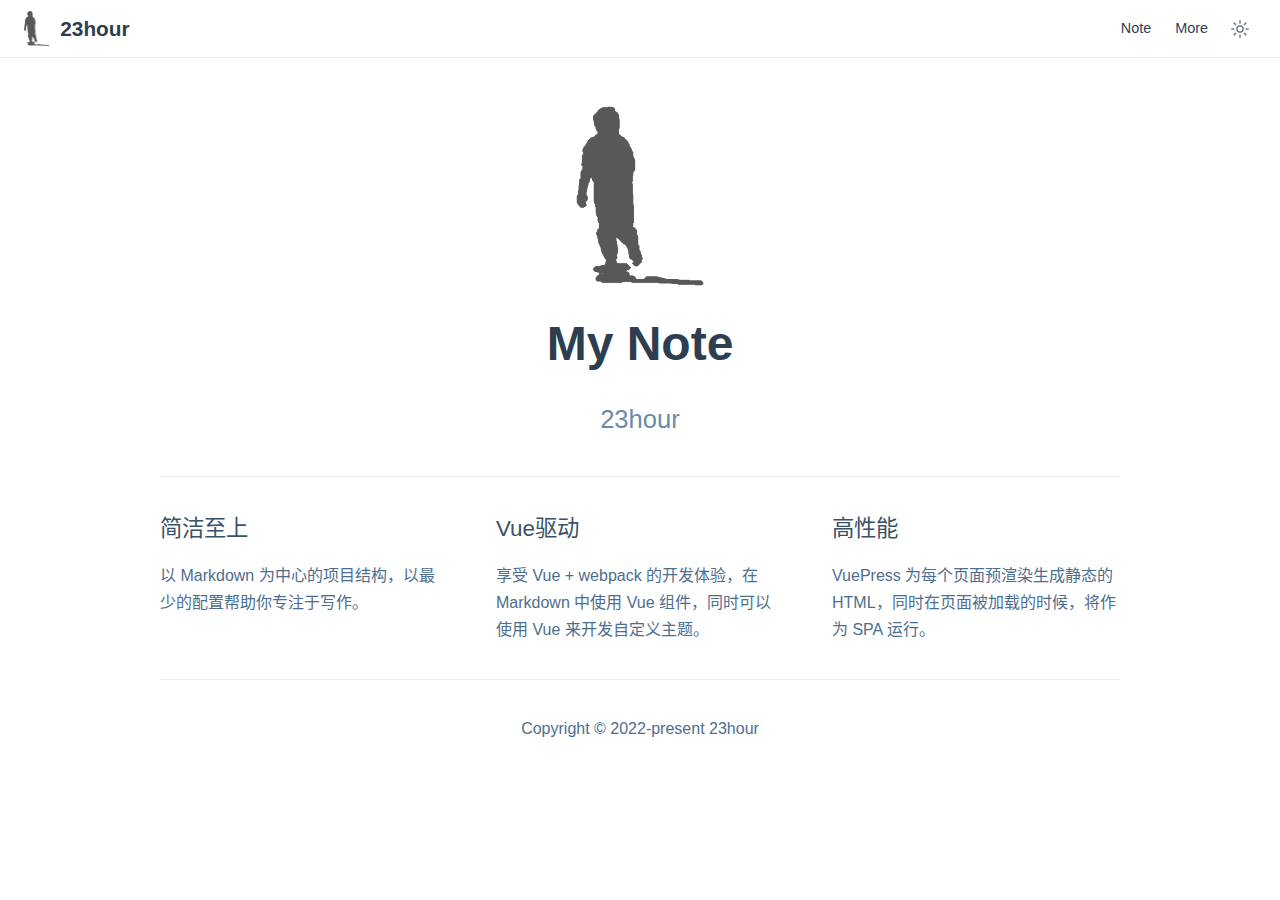
<file: index.html>
<!DOCTYPE html>
<html lang="zh-CN">
  <head>
    <meta charset="utf-8">
    <meta name="viewport" content="width=device-width,initial-scale=1">
    <meta name="generator" content="VuePress 2.0.0-beta.48">
    <style>
      :root {
        --c-bg: #fff;
      }
      html.dark {
        --c-bg: #22272e;
      }
      html, body {
        background-color: var(--c-bg);
      }
    </style>
    <script>
      const userMode = localStorage.getItem('vuepress-color-scheme');
			const systemDarkMode = window.matchMedia && window.matchMedia('(prefers-color-scheme: dark)').matches;
			if (userMode === 'dark' || (userMode !== 'light' && systemDarkMode)) {
				document.documentElement.classList.toggle('dark', true);
			}
    </script>
    <link rel="icon" href="/images/hero.png"><title>23hour</title><meta name="description" content="My Note">
    <link rel="modulepreload" href="/assets/app.2e625de2.js"><link rel="modulepreload" href="/assets/index.html.cc511a83.js"><link rel="modulepreload" href="/assets/index.html.f4e4fa00.js"><link rel="prefetch" href="/assets/index.html.6c546f4c.js"><link rel="prefetch" href="/assets/index.html.5dba9752.js"><link rel="prefetch" href="/assets/index.html.22b7e43e.js"><link rel="prefetch" href="/assets/index.html.475d907c.js"><link rel="prefetch" href="/assets/index.html.bc40b849.js"><link rel="prefetch" href="/assets/404.html.265028f6.js"><link rel="prefetch" href="/assets/index.html.bb8a1583.js"><link rel="prefetch" href="/assets/index.html.32c07dc5.js"><link rel="prefetch" href="/assets/index.html.465078aa.js"><link rel="prefetch" href="/assets/index.html.65c467ed.js"><link rel="prefetch" href="/assets/index.html.a05e3e2f.js"><link rel="prefetch" href="/assets/404.html.d2e2e36d.js"><link rel="prefetch" href="/assets/404.9b97bb61.js"><link rel="prefetch" href="/assets/Layout.1d95e8a6.js">
    <link rel="stylesheet" href="/assets/style.36c5c483.css">
  </head>
  <body>
    <div id="app"><!--[--><div class="theme-container no-sidebar"><!--[--><header class="navbar"><div class="toggle-sidebar-button" title="toggle sidebar" aria-expanded="false" role="button" tabindex="0"><div class="icon" aria-hidden="true"><span></span><span></span><span></span></div></div><span><a aria-current="page" href="/" class="router-link-active router-link-exact-active"><img class="logo" src="/images/hero.png" alt="23hour"><span class="site-name can-hide">23hour</span></a></span><div class="navbar-items-wrapper" style=""><!--[--><!--]--><nav class="navbar-items can-hide"><!--[--><div class="navbar-item"><a href="/note/" class="" aria-label="Note"><!--[--><!--]--> Note <!--[--><!--]--></a></div><div class="navbar-item"><a href="/more/" class="" aria-label="More"><!--[--><!--]--> More <!--[--><!--]--></a></div><!--]--></nav><!--[--><!--]--><button class="toggle-color-mode-button" title="toggle color mode"><svg style="" class="icon" focusable="false" viewBox="0 0 32 32"><path d="M16 12.005a4 4 0 1 1-4 4a4.005 4.005 0 0 1 4-4m0-2a6 6 0 1 0 6 6a6 6 0 0 0-6-6z" fill="currentColor"></path><path d="M5.394 6.813l1.414-1.415l3.506 3.506L8.9 10.318z" fill="currentColor"></path><path d="M2 15.005h5v2H2z" fill="currentColor"></path><path d="M5.394 25.197L8.9 21.691l1.414 1.415l-3.506 3.505z" fill="currentColor"></path><path d="M15 25.005h2v5h-2z" fill="currentColor"></path><path d="M21.687 23.106l1.414-1.415l3.506 3.506l-1.414 1.414z" fill="currentColor"></path><path d="M25 15.005h5v2h-5z" fill="currentColor"></path><path d="M21.687 8.904l3.506-3.506l1.414 1.415l-3.506 3.505z" fill="currentColor"></path><path d="M15 2.005h2v5h-2z" fill="currentColor"></path></svg><svg style="display:none;" class="icon" focusable="false" viewBox="0 0 32 32"><path d="M13.502 5.414a15.075 15.075 0 0 0 11.594 18.194a11.113 11.113 0 0 1-7.975 3.39c-.138 0-.278.005-.418 0a11.094 11.094 0 0 1-3.2-21.584M14.98 3a1.002 1.002 0 0 0-.175.016a13.096 13.096 0 0 0 1.825 25.981c.164.006.328 0 .49 0a13.072 13.072 0 0 0 10.703-5.555a1.01 1.01 0 0 0-.783-1.565A13.08 13.08 0 0 1 15.89 4.38A1.015 1.015 0 0 0 14.98 3z" fill="currentColor"></path></svg></button><!----></div></header><!--]--><div class="sidebar-mask"></div><!--[--><aside class="sidebar"><nav class="navbar-items"><!--[--><div class="navbar-item"><a href="/note/" class="" aria-label="Note"><!--[--><!--]--> Note <!--[--><!--]--></a></div><div class="navbar-item"><a href="/more/" class="" aria-label="More"><!--[--><!--]--> More <!--[--><!--]--></a></div><!--]--></nav><!--[--><!--]--><!----><!--[--><!--]--></aside><!--]--><!--[--><main class="home"><header class="hero"><img src="/images/hero.png" alt="My Note"><h1 id="main-title">My Note</h1><p class="description">23hour</p><!----></header><div class="features"><!--[--><div class="feature"><h2>简洁至上</h2><p>以 Markdown 为中心的项目结构，以最少的配置帮助你专注于写作。</p></div><div class="feature"><h2>Vue驱动</h2><p>享受 Vue + webpack 的开发体验，在 Markdown 中使用 Vue 组件，同时可以使用 Vue 来开发自定义主题。</p></div><div class="feature"><h2>高性能</h2><p>VuePress 为每个页面预渲染生成静态的 HTML，同时在页面被加载的时候，将作为 SPA 运行。</p></div><!--]--></div><div class="theme-default-content"><div></div></div><!--[--><div class="footer">Copyright © 2022-present 23hour</div><!--]--></main><!--]--></div><!----><!--]--></div>
    <script type="module" src="/assets/app.2e625de2.js" defer></script>
  </body>
</html>
</file>
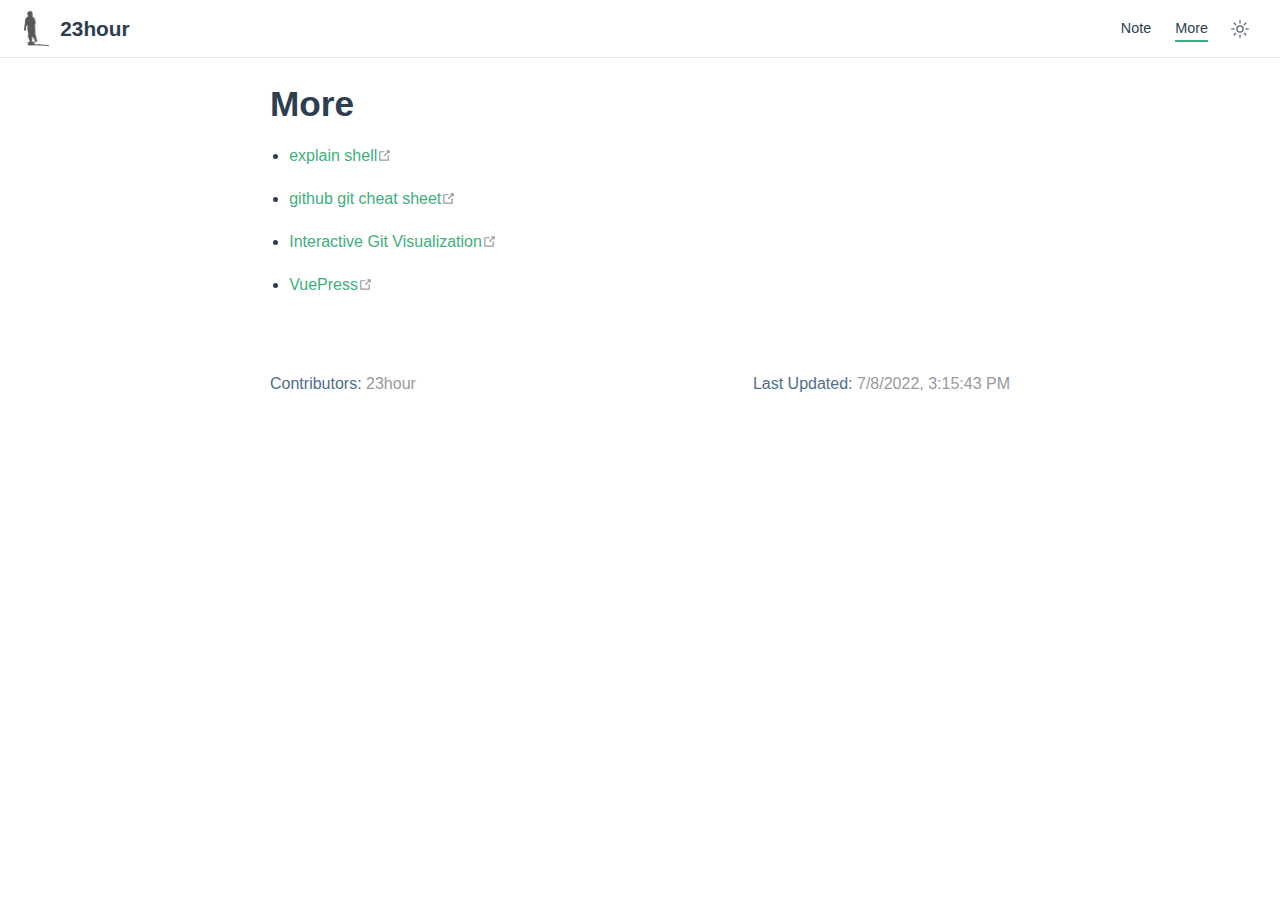
<file: more/index.html>
<!DOCTYPE html>
<html lang="zh-CN">
  <head>
    <meta charset="utf-8">
    <meta name="viewport" content="width=device-width,initial-scale=1">
    <meta name="generator" content="VuePress 2.0.0-beta.48">
    <style>
      :root {
        --c-bg: #fff;
      }
      html.dark {
        --c-bg: #22272e;
      }
      html, body {
        background-color: var(--c-bg);
      }
    </style>
    <script>
      const userMode = localStorage.getItem('vuepress-color-scheme');
			const systemDarkMode = window.matchMedia && window.matchMedia('(prefers-color-scheme: dark)').matches;
			if (userMode === 'dark' || (userMode !== 'light' && systemDarkMode)) {
				document.documentElement.classList.toggle('dark', true);
			}
    </script>
    <link rel="icon" href="/images/hero.png"><title>More | 23hour</title><meta name="description" content="My Note">
    <link rel="modulepreload" href="/assets/app.2e625de2.js"><link rel="modulepreload" href="/assets/index.html.32c07dc5.js"><link rel="modulepreload" href="/assets/index.html.5dba9752.js"><link rel="prefetch" href="/assets/index.html.f4e4fa00.js"><link rel="prefetch" href="/assets/index.html.6c546f4c.js"><link rel="prefetch" href="/assets/index.html.22b7e43e.js"><link rel="prefetch" href="/assets/index.html.475d907c.js"><link rel="prefetch" href="/assets/index.html.bc40b849.js"><link rel="prefetch" href="/assets/404.html.265028f6.js"><link rel="prefetch" href="/assets/index.html.cc511a83.js"><link rel="prefetch" href="/assets/index.html.bb8a1583.js"><link rel="prefetch" href="/assets/index.html.465078aa.js"><link rel="prefetch" href="/assets/index.html.65c467ed.js"><link rel="prefetch" href="/assets/index.html.a05e3e2f.js"><link rel="prefetch" href="/assets/404.html.d2e2e36d.js"><link rel="prefetch" href="/assets/404.9b97bb61.js"><link rel="prefetch" href="/assets/Layout.1d95e8a6.js">
    <link rel="stylesheet" href="/assets/style.36c5c483.css">
  </head>
  <body>
    <div id="app"><!--[--><div class="theme-container no-sidebar"><!--[--><header class="navbar"><div class="toggle-sidebar-button" title="toggle sidebar" aria-expanded="false" role="button" tabindex="0"><div class="icon" aria-hidden="true"><span></span><span></span><span></span></div></div><span><a href="/" class=""><img class="logo" src="/images/hero.png" alt="23hour"><span class="site-name can-hide">23hour</span></a></span><div class="navbar-items-wrapper" style=""><!--[--><!--]--><nav class="navbar-items can-hide"><!--[--><div class="navbar-item"><a href="/note/" class="" aria-label="Note"><!--[--><!--]--> Note <!--[--><!--]--></a></div><div class="navbar-item"><a aria-current="page" href="/more/" class="router-link-active router-link-exact-active router-link-active" aria-label="More"><!--[--><!--]--> More <!--[--><!--]--></a></div><!--]--></nav><!--[--><!--]--><button class="toggle-color-mode-button" title="toggle color mode"><svg style="" class="icon" focusable="false" viewBox="0 0 32 32"><path d="M16 12.005a4 4 0 1 1-4 4a4.005 4.005 0 0 1 4-4m0-2a6 6 0 1 0 6 6a6 6 0 0 0-6-6z" fill="currentColor"></path><path d="M5.394 6.813l1.414-1.415l3.506 3.506L8.9 10.318z" fill="currentColor"></path><path d="M2 15.005h5v2H2z" fill="currentColor"></path><path d="M5.394 25.197L8.9 21.691l1.414 1.415l-3.506 3.505z" fill="currentColor"></path><path d="M15 25.005h2v5h-2z" fill="currentColor"></path><path d="M21.687 23.106l1.414-1.415l3.506 3.506l-1.414 1.414z" fill="currentColor"></path><path d="M25 15.005h5v2h-5z" fill="currentColor"></path><path d="M21.687 8.904l3.506-3.506l1.414 1.415l-3.506 3.505z" fill="currentColor"></path><path d="M15 2.005h2v5h-2z" fill="currentColor"></path></svg><svg style="display:none;" class="icon" focusable="false" viewBox="0 0 32 32"><path d="M13.502 5.414a15.075 15.075 0 0 0 11.594 18.194a11.113 11.113 0 0 1-7.975 3.39c-.138 0-.278.005-.418 0a11.094 11.094 0 0 1-3.2-21.584M14.98 3a1.002 1.002 0 0 0-.175.016a13.096 13.096 0 0 0 1.825 25.981c.164.006.328 0 .49 0a13.072 13.072 0 0 0 10.703-5.555a1.01 1.01 0 0 0-.783-1.565A13.08 13.08 0 0 1 15.89 4.38A1.015 1.015 0 0 0 14.98 3z" fill="currentColor"></path></svg></button><!----></div></header><!--]--><div class="sidebar-mask"></div><!--[--><aside class="sidebar"><nav class="navbar-items"><!--[--><div class="navbar-item"><a href="/note/" class="" aria-label="Note"><!--[--><!--]--> Note <!--[--><!--]--></a></div><div class="navbar-item"><a aria-current="page" href="/more/" class="router-link-active router-link-exact-active router-link-active" aria-label="More"><!--[--><!--]--> More <!--[--><!--]--></a></div><!--]--></nav><!--[--><!--]--><!----><!--[--><!--]--></aside><!--]--><!--[--><main class="page"><!--[--><!--]--><div class="theme-default-content"><!--[--><!--]--><div><h1 id="more" tabindex="-1"><a class="header-anchor" href="#more" aria-hidden="true">#</a> More</h1><ul><li><p><a href="https://explainshell.com/" target="_blank" rel="noopener noreferrer">explain shell<span><svg class="external-link-icon" xmlns="http://www.w3.org/2000/svg" aria-hidden="true" focusable="false" x="0px" y="0px" viewbox="0 0 100 100" width="15" height="15"><path fill="currentColor" d="M18.8,85.1h56l0,0c2.2,0,4-1.8,4-4v-32h-8v28h-48v-48h28v-8h-32l0,0c-2.2,0-4,1.8-4,4v56C14.8,83.3,16.6,85.1,18.8,85.1z"></path><polygon fill="currentColor" points="45.7,48.7 51.3,54.3 77.2,28.5 77.2,37.2 85.2,37.2 85.2,14.9 62.8,14.9 62.8,22.9 71.5,22.9"></polygon></svg><span class="external-link-icon-sr-only">open in new window</span></span></a></p></li><li><p><a href="https://github.github.com/training-kit/downloads/github-git-cheat-sheet.pdf" target="_blank" rel="noopener noreferrer">github git cheat sheet<span><svg class="external-link-icon" xmlns="http://www.w3.org/2000/svg" aria-hidden="true" focusable="false" x="0px" y="0px" viewbox="0 0 100 100" width="15" height="15"><path fill="currentColor" d="M18.8,85.1h56l0,0c2.2,0,4-1.8,4-4v-32h-8v28h-48v-48h28v-8h-32l0,0c-2.2,0-4,1.8-4,4v56C14.8,83.3,16.6,85.1,18.8,85.1z"></path><polygon fill="currentColor" points="45.7,48.7 51.3,54.3 77.2,28.5 77.2,37.2 85.2,37.2 85.2,14.9 62.8,14.9 62.8,22.9 71.5,22.9"></polygon></svg><span class="external-link-icon-sr-only">open in new window</span></span></a></p></li><li><p><a href="http://www.ndpsoftware.com/git-cheatsheet.html" target="_blank" rel="noopener noreferrer">Interactive Git Visualization<span><svg class="external-link-icon" xmlns="http://www.w3.org/2000/svg" aria-hidden="true" focusable="false" x="0px" y="0px" viewbox="0 0 100 100" width="15" height="15"><path fill="currentColor" d="M18.8,85.1h56l0,0c2.2,0,4-1.8,4-4v-32h-8v28h-48v-48h28v-8h-32l0,0c-2.2,0-4,1.8-4,4v56C14.8,83.3,16.6,85.1,18.8,85.1z"></path><polygon fill="currentColor" points="45.7,48.7 51.3,54.3 77.2,28.5 77.2,37.2 85.2,37.2 85.2,14.9 62.8,14.9 62.8,22.9 71.5,22.9"></polygon></svg><span class="external-link-icon-sr-only">open in new window</span></span></a></p></li><li><p><a href="https://v2.vuepress.vuejs.org/zh/" target="_blank" rel="noopener noreferrer">VuePress<span><svg class="external-link-icon" xmlns="http://www.w3.org/2000/svg" aria-hidden="true" focusable="false" x="0px" y="0px" viewbox="0 0 100 100" width="15" height="15"><path fill="currentColor" d="M18.8,85.1h56l0,0c2.2,0,4-1.8,4-4v-32h-8v28h-48v-48h28v-8h-32l0,0c-2.2,0-4,1.8-4,4v56C14.8,83.3,16.6,85.1,18.8,85.1z"></path><polygon fill="currentColor" points="45.7,48.7 51.3,54.3 77.2,28.5 77.2,37.2 85.2,37.2 85.2,14.9 62.8,14.9 62.8,22.9 71.5,22.9"></polygon></svg><span class="external-link-icon-sr-only">open in new window</span></span></a></p></li></ul></div><!--[--><!--]--></div><footer class="page-meta"><!----><div class="meta-item last-updated"><span class="meta-item-label">Last Updated: </span><!----></div><div class="meta-item contributors"><span class="meta-item-label">Contributors: </span><span class="meta-item-info"><!--[--><!--[--><span class="contributor" title="email: hour_23@qq.com">23hour</span><!----><!--]--><!--]--></span></div></footer><!----><!--[--><!--]--></main><!--]--></div><!----><!--]--></div>
    <script type="module" src="/assets/app.2e625de2.js" defer></script>
  </body>
</html>
</file>
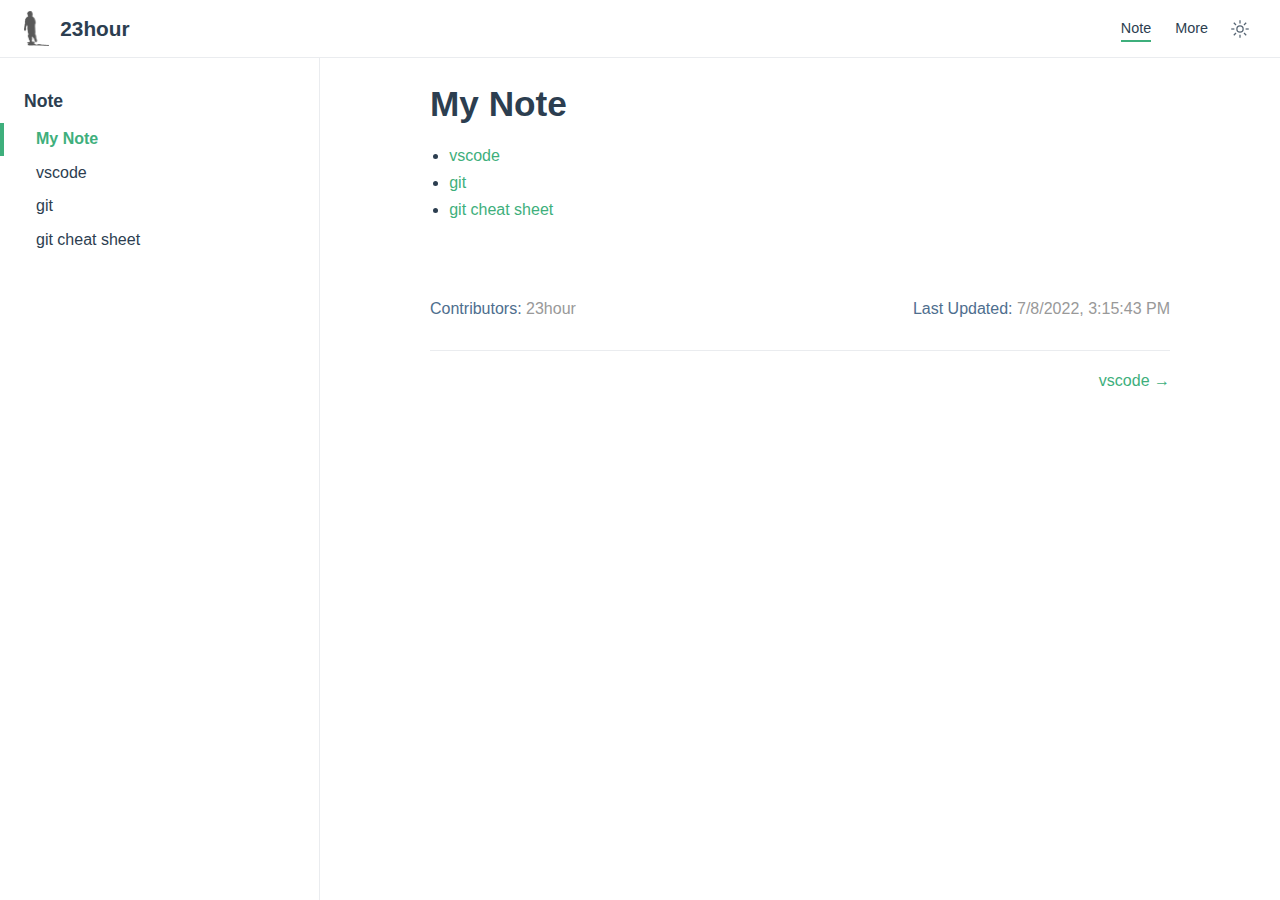
<file: note/index.html>
<!DOCTYPE html>
<html lang="zh-CN">
  <head>
    <meta charset="utf-8">
    <meta name="viewport" content="width=device-width,initial-scale=1">
    <meta name="generator" content="VuePress 2.0.0-beta.48">
    <style>
      :root {
        --c-bg: #fff;
      }
      html.dark {
        --c-bg: #22272e;
      }
      html, body {
        background-color: var(--c-bg);
      }
    </style>
    <script>
      const userMode = localStorage.getItem('vuepress-color-scheme');
			const systemDarkMode = window.matchMedia && window.matchMedia('(prefers-color-scheme: dark)').matches;
			if (userMode === 'dark' || (userMode !== 'light' && systemDarkMode)) {
				document.documentElement.classList.toggle('dark', true);
			}
    </script>
    <link rel="icon" href="/images/hero.png"><title>My Note | 23hour</title><meta name="description" content="My Note">
    <link rel="modulepreload" href="/assets/app.2e625de2.js"><link rel="modulepreload" href="/assets/index.html.bb8a1583.js"><link rel="modulepreload" href="/assets/index.html.6c546f4c.js"><link rel="prefetch" href="/assets/index.html.f4e4fa00.js"><link rel="prefetch" href="/assets/index.html.5dba9752.js"><link rel="prefetch" href="/assets/index.html.22b7e43e.js"><link rel="prefetch" href="/assets/index.html.475d907c.js"><link rel="prefetch" href="/assets/index.html.bc40b849.js"><link rel="prefetch" href="/assets/404.html.265028f6.js"><link rel="prefetch" href="/assets/index.html.cc511a83.js"><link rel="prefetch" href="/assets/index.html.32c07dc5.js"><link rel="prefetch" href="/assets/index.html.465078aa.js"><link rel="prefetch" href="/assets/index.html.65c467ed.js"><link rel="prefetch" href="/assets/index.html.a05e3e2f.js"><link rel="prefetch" href="/assets/404.html.d2e2e36d.js"><link rel="prefetch" href="/assets/404.9b97bb61.js"><link rel="prefetch" href="/assets/Layout.1d95e8a6.js">
    <link rel="stylesheet" href="/assets/style.36c5c483.css">
  </head>
  <body>
    <div id="app"><!--[--><div class="theme-container"><!--[--><header class="navbar"><div class="toggle-sidebar-button" title="toggle sidebar" aria-expanded="false" role="button" tabindex="0"><div class="icon" aria-hidden="true"><span></span><span></span><span></span></div></div><span><a href="/" class=""><img class="logo" src="/images/hero.png" alt="23hour"><span class="site-name can-hide">23hour</span></a></span><div class="navbar-items-wrapper" style=""><!--[--><!--]--><nav class="navbar-items can-hide"><!--[--><div class="navbar-item"><a aria-current="page" href="/note/" class="router-link-active router-link-exact-active router-link-active" aria-label="Note"><!--[--><!--]--> Note <!--[--><!--]--></a></div><div class="navbar-item"><a href="/more/" class="" aria-label="More"><!--[--><!--]--> More <!--[--><!--]--></a></div><!--]--></nav><!--[--><!--]--><button class="toggle-color-mode-button" title="toggle color mode"><svg style="" class="icon" focusable="false" viewBox="0 0 32 32"><path d="M16 12.005a4 4 0 1 1-4 4a4.005 4.005 0 0 1 4-4m0-2a6 6 0 1 0 6 6a6 6 0 0 0-6-6z" fill="currentColor"></path><path d="M5.394 6.813l1.414-1.415l3.506 3.506L8.9 10.318z" fill="currentColor"></path><path d="M2 15.005h5v2H2z" fill="currentColor"></path><path d="M5.394 25.197L8.9 21.691l1.414 1.415l-3.506 3.505z" fill="currentColor"></path><path d="M15 25.005h2v5h-2z" fill="currentColor"></path><path d="M21.687 23.106l1.414-1.415l3.506 3.506l-1.414 1.414z" fill="currentColor"></path><path d="M25 15.005h5v2h-5z" fill="currentColor"></path><path d="M21.687 8.904l3.506-3.506l1.414 1.415l-3.506 3.505z" fill="currentColor"></path><path d="M15 2.005h2v5h-2z" fill="currentColor"></path></svg><svg style="display:none;" class="icon" focusable="false" viewBox="0 0 32 32"><path d="M13.502 5.414a15.075 15.075 0 0 0 11.594 18.194a11.113 11.113 0 0 1-7.975 3.39c-.138 0-.278.005-.418 0a11.094 11.094 0 0 1-3.2-21.584M14.98 3a1.002 1.002 0 0 0-.175.016a13.096 13.096 0 0 0 1.825 25.981c.164.006.328 0 .49 0a13.072 13.072 0 0 0 10.703-5.555a1.01 1.01 0 0 0-.783-1.565A13.08 13.08 0 0 1 15.89 4.38A1.015 1.015 0 0 0 14.98 3z" fill="currentColor"></path></svg></button><!----></div></header><!--]--><div class="sidebar-mask"></div><!--[--><aside class="sidebar"><nav class="navbar-items"><!--[--><div class="navbar-item"><a aria-current="page" href="/note/" class="router-link-active router-link-exact-active router-link-active" aria-label="Note"><!--[--><!--]--> Note <!--[--><!--]--></a></div><div class="navbar-item"><a href="/more/" class="" aria-label="More"><!--[--><!--]--> More <!--[--><!--]--></a></div><!--]--></nav><!--[--><!--]--><ul class="sidebar-items"><!--[--><li><p tabindex="0" class="sidebar-item sidebar-heading active">Note <!----></p><ul style="" class="sidebar-item-children"><!--[--><li><a aria-current="page" href="/note/" class="router-link-active router-link-exact-active router-link-active sidebar-item active" aria-label="My Note"><!--[--><!--]--> My Note <!--[--><!--]--></a><!----></li><li><a href="/note/vscode/" class="sidebar-item" aria-label="vscode"><!--[--><!--]--> vscode <!--[--><!--]--></a><!----></li><li><a href="/note/git/" class="sidebar-item" aria-label="git"><!--[--><!--]--> git <!--[--><!--]--></a><!----></li><li><a href="/note/gitCheatSheet/" class="sidebar-item" aria-label="git cheat sheet"><!--[--><!--]--> git cheat sheet <!--[--><!--]--></a><!----></li><!--]--></ul></li><!--]--></ul><!--[--><!--]--></aside><!--]--><!--[--><main class="page"><!--[--><!--]--><div class="theme-default-content"><!--[--><!--]--><div><h1 id="my-note" tabindex="-1"><a class="header-anchor" href="#my-note" aria-hidden="true">#</a> My Note</h1><ul><li><a href="/note/vscode/" class="">vscode</a></li><li><a href="/note/git/" class="">git</a></li><li><a href="/note/gitCheatSheet/" class="">git cheat sheet</a></li></ul></div><!--[--><!--]--></div><footer class="page-meta"><!----><div class="meta-item last-updated"><span class="meta-item-label">Last Updated: </span><!----></div><div class="meta-item contributors"><span class="meta-item-label">Contributors: </span><span class="meta-item-info"><!--[--><!--[--><span class="contributor" title="email: hour_23@qq.com">23hour</span><!----><!--]--><!--]--></span></div></footer><nav class="page-nav"><p class="inner"><!----><span class="next"><a href="/note/vscode/" class="" aria-label="vscode"><!--[--><!--]--> vscode <!--[--><!--]--></a></span></p></nav><!--[--><!--]--></main><!--]--></div><!----><!--]--></div>
    <script type="module" src="/assets/app.2e625de2.js" defer></script>
  </body>
</html>
</file>
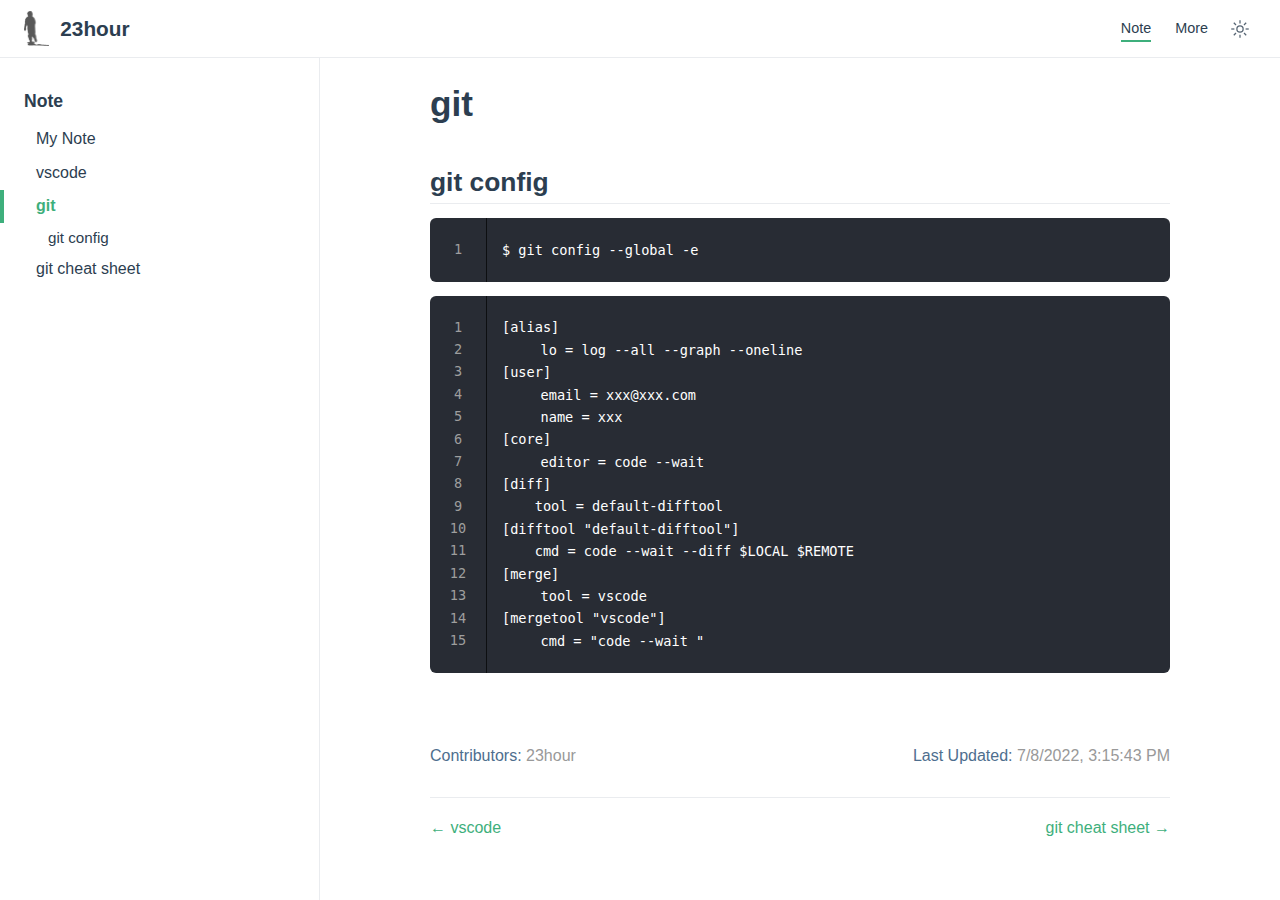
<file: note/git/index.html>
<!DOCTYPE html>
<html lang="zh-CN">
  <head>
    <meta charset="utf-8">
    <meta name="viewport" content="width=device-width,initial-scale=1">
    <meta name="generator" content="VuePress 2.0.0-beta.48">
    <style>
      :root {
        --c-bg: #fff;
      }
      html.dark {
        --c-bg: #22272e;
      }
      html, body {
        background-color: var(--c-bg);
      }
    </style>
    <script>
      const userMode = localStorage.getItem('vuepress-color-scheme');
			const systemDarkMode = window.matchMedia && window.matchMedia('(prefers-color-scheme: dark)').matches;
			if (userMode === 'dark' || (userMode !== 'light' && systemDarkMode)) {
				document.documentElement.classList.toggle('dark', true);
			}
    </script>
    <link rel="icon" href="/images/hero.png"><title>git | 23hour</title><meta name="description" content="My Note">
    <link rel="modulepreload" href="/assets/app.2e625de2.js"><link rel="modulepreload" href="/assets/index.html.465078aa.js"><link rel="modulepreload" href="/assets/index.html.22b7e43e.js"><link rel="prefetch" href="/assets/index.html.f4e4fa00.js"><link rel="prefetch" href="/assets/index.html.6c546f4c.js"><link rel="prefetch" href="/assets/index.html.5dba9752.js"><link rel="prefetch" href="/assets/index.html.475d907c.js"><link rel="prefetch" href="/assets/index.html.bc40b849.js"><link rel="prefetch" href="/assets/404.html.265028f6.js"><link rel="prefetch" href="/assets/index.html.cc511a83.js"><link rel="prefetch" href="/assets/index.html.bb8a1583.js"><link rel="prefetch" href="/assets/index.html.32c07dc5.js"><link rel="prefetch" href="/assets/index.html.65c467ed.js"><link rel="prefetch" href="/assets/index.html.a05e3e2f.js"><link rel="prefetch" href="/assets/404.html.d2e2e36d.js"><link rel="prefetch" href="/assets/404.9b97bb61.js"><link rel="prefetch" href="/assets/Layout.1d95e8a6.js">
    <link rel="stylesheet" href="/assets/style.36c5c483.css">
  </head>
  <body>
    <div id="app"><!--[--><div class="theme-container"><!--[--><header class="navbar"><div class="toggle-sidebar-button" title="toggle sidebar" aria-expanded="false" role="button" tabindex="0"><div class="icon" aria-hidden="true"><span></span><span></span><span></span></div></div><span><a href="/" class=""><img class="logo" src="/images/hero.png" alt="23hour"><span class="site-name can-hide">23hour</span></a></span><div class="navbar-items-wrapper" style=""><!--[--><!--]--><nav class="navbar-items can-hide"><!--[--><div class="navbar-item"><a href="/note/" class="router-link-active" aria-label="Note"><!--[--><!--]--> Note <!--[--><!--]--></a></div><div class="navbar-item"><a href="/more/" class="" aria-label="More"><!--[--><!--]--> More <!--[--><!--]--></a></div><!--]--></nav><!--[--><!--]--><button class="toggle-color-mode-button" title="toggle color mode"><svg style="" class="icon" focusable="false" viewBox="0 0 32 32"><path d="M16 12.005a4 4 0 1 1-4 4a4.005 4.005 0 0 1 4-4m0-2a6 6 0 1 0 6 6a6 6 0 0 0-6-6z" fill="currentColor"></path><path d="M5.394 6.813l1.414-1.415l3.506 3.506L8.9 10.318z" fill="currentColor"></path><path d="M2 15.005h5v2H2z" fill="currentColor"></path><path d="M5.394 25.197L8.9 21.691l1.414 1.415l-3.506 3.505z" fill="currentColor"></path><path d="M15 25.005h2v5h-2z" fill="currentColor"></path><path d="M21.687 23.106l1.414-1.415l3.506 3.506l-1.414 1.414z" fill="currentColor"></path><path d="M25 15.005h5v2h-5z" fill="currentColor"></path><path d="M21.687 8.904l3.506-3.506l1.414 1.415l-3.506 3.505z" fill="currentColor"></path><path d="M15 2.005h2v5h-2z" fill="currentColor"></path></svg><svg style="display:none;" class="icon" focusable="false" viewBox="0 0 32 32"><path d="M13.502 5.414a15.075 15.075 0 0 0 11.594 18.194a11.113 11.113 0 0 1-7.975 3.39c-.138 0-.278.005-.418 0a11.094 11.094 0 0 1-3.2-21.584M14.98 3a1.002 1.002 0 0 0-.175.016a13.096 13.096 0 0 0 1.825 25.981c.164.006.328 0 .49 0a13.072 13.072 0 0 0 10.703-5.555a1.01 1.01 0 0 0-.783-1.565A13.08 13.08 0 0 1 15.89 4.38A1.015 1.015 0 0 0 14.98 3z" fill="currentColor"></path></svg></button><!----></div></header><!--]--><div class="sidebar-mask"></div><!--[--><aside class="sidebar"><nav class="navbar-items"><!--[--><div class="navbar-item"><a href="/note/" class="router-link-active" aria-label="Note"><!--[--><!--]--> Note <!--[--><!--]--></a></div><div class="navbar-item"><a href="/more/" class="" aria-label="More"><!--[--><!--]--> More <!--[--><!--]--></a></div><!--]--></nav><!--[--><!--]--><ul class="sidebar-items"><!--[--><li><p tabindex="0" class="sidebar-item sidebar-heading active">Note <!----></p><ul style="" class="sidebar-item-children"><!--[--><li><a href="/note/" class="router-link-active sidebar-item" aria-label="My Note"><!--[--><!--]--> My Note <!--[--><!--]--></a><!----></li><li><a href="/note/vscode/" class="sidebar-item" aria-label="vscode"><!--[--><!--]--> vscode <!--[--><!--]--></a><!----></li><li><a aria-current="page" href="/note/git/" class="router-link-active router-link-exact-active router-link-active sidebar-item active" aria-label="git"><!--[--><!--]--> git <!--[--><!--]--></a><ul style="" class="sidebar-item-children"><!--[--><li><a aria-current="page" href="/note/git/#git-config" class="router-link-active router-link-exact-active sidebar-item" aria-label="git config"><!--[--><!--]--> git config <!--[--><!--]--></a><!----></li><!--]--></ul></li><li><a href="/note/gitCheatSheet/" class="sidebar-item" aria-label="git cheat sheet"><!--[--><!--]--> git cheat sheet <!--[--><!--]--></a><!----></li><!--]--></ul></li><!--]--></ul><!--[--><!--]--></aside><!--]--><!--[--><main class="page"><!--[--><!--]--><div class="theme-default-content"><!--[--><!--]--><div><h1 id="git" tabindex="-1"><a class="header-anchor" href="#git" aria-hidden="true">#</a> git</h1><h2 id="git-config" tabindex="-1"><a class="header-anchor" href="#git-config" aria-hidden="true">#</a> git config</h2><div class="language-Plain ext-Plain line-numbers-mode"><pre class="language-Plain"><code>$ git config --global -e
</code></pre><div class="line-numbers" aria-hidden="true"><div class="line-number"></div></div></div><div class="language-Plain ext-Plain line-numbers-mode"><pre class="language-Plain"><code>[alias]
	lo = log --all --graph --oneline
[user]
	email = xxx@xxx.com
	name = xxx
[core]
	editor = code --wait
[diff]
    tool = default-difftool
[difftool &quot;default-difftool&quot;]
    cmd = code --wait --diff $LOCAL $REMOTE
[merge]
	tool = vscode
[mergetool &quot;vscode&quot;]
	cmd = &quot;code --wait &quot;
</code></pre><div class="line-numbers" aria-hidden="true"><div class="line-number"></div><div class="line-number"></div><div class="line-number"></div><div class="line-number"></div><div class="line-number"></div><div class="line-number"></div><div class="line-number"></div><div class="line-number"></div><div class="line-number"></div><div class="line-number"></div><div class="line-number"></div><div class="line-number"></div><div class="line-number"></div><div class="line-number"></div><div class="line-number"></div></div></div></div><!--[--><!--]--></div><footer class="page-meta"><!----><div class="meta-item last-updated"><span class="meta-item-label">Last Updated: </span><!----></div><div class="meta-item contributors"><span class="meta-item-label">Contributors: </span><span class="meta-item-info"><!--[--><!--[--><span class="contributor" title="email: hour_23@qq.com">23hour</span><!----><!--]--><!--]--></span></div></footer><nav class="page-nav"><p class="inner"><span class="prev"><a href="/note/vscode/" class="" aria-label="vscode"><!--[--><!--]--> vscode <!--[--><!--]--></a></span><span class="next"><a href="/note/gitCheatSheet/" class="" aria-label="git cheat sheet"><!--[--><!--]--> git cheat sheet <!--[--><!--]--></a></span></p></nav><!--[--><!--]--></main><!--]--></div><!----><!--]--></div>
    <script type="module" src="/assets/app.2e625de2.js" defer></script>
  </body>
</html>
</file>
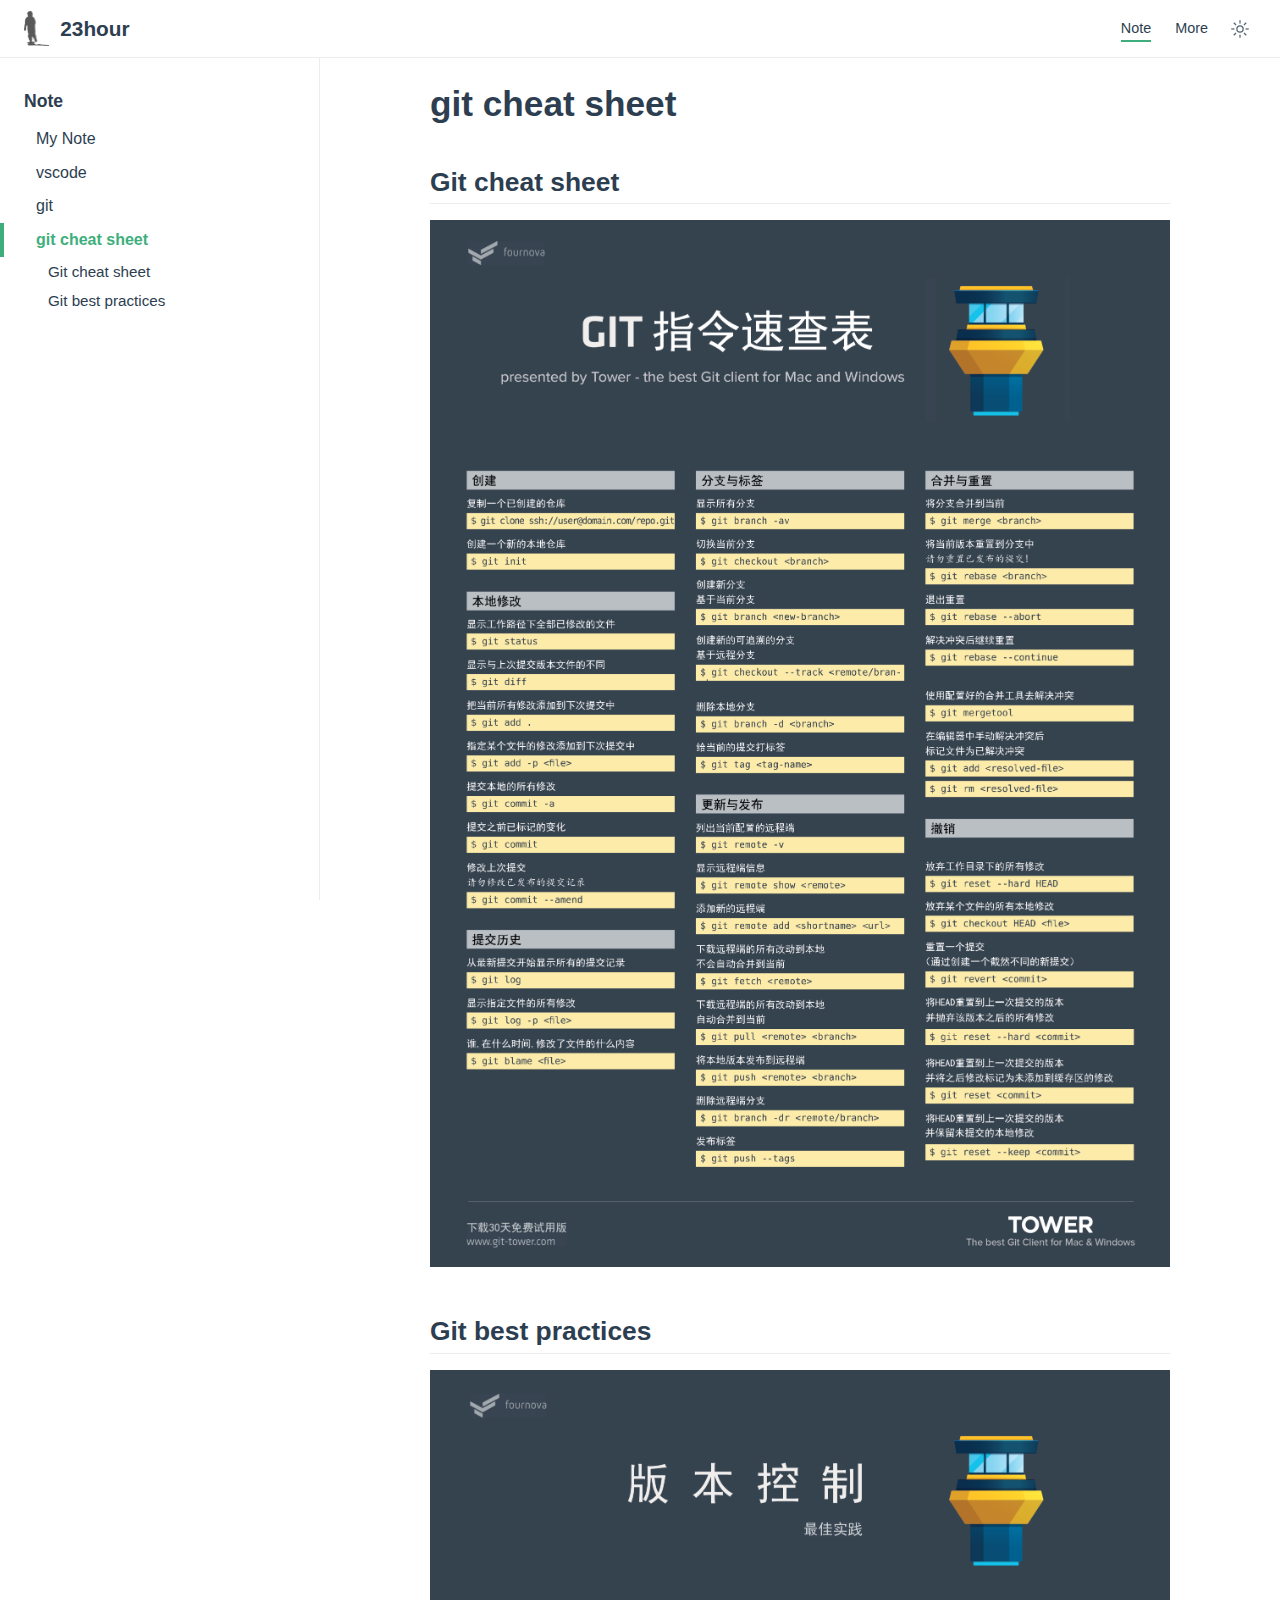
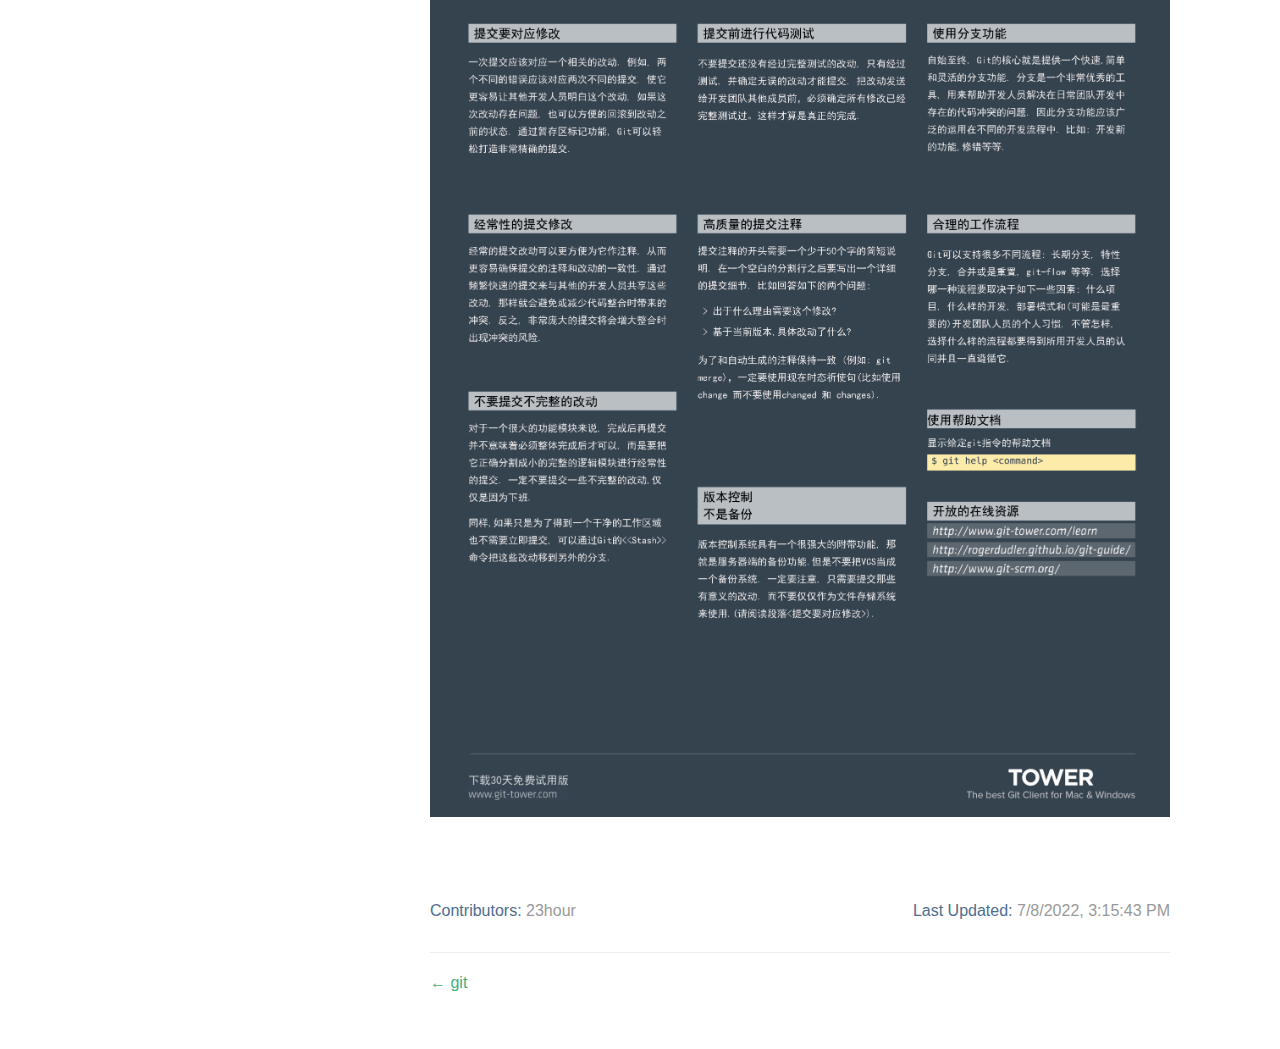
<file: note/gitCheatSheet/index.html>
<!DOCTYPE html>
<html lang="zh-CN">
  <head>
    <meta charset="utf-8">
    <meta name="viewport" content="width=device-width,initial-scale=1">
    <meta name="generator" content="VuePress 2.0.0-beta.48">
    <style>
      :root {
        --c-bg: #fff;
      }
      html.dark {
        --c-bg: #22272e;
      }
      html, body {
        background-color: var(--c-bg);
      }
    </style>
    <script>
      const userMode = localStorage.getItem('vuepress-color-scheme');
			const systemDarkMode = window.matchMedia && window.matchMedia('(prefers-color-scheme: dark)').matches;
			if (userMode === 'dark' || (userMode !== 'light' && systemDarkMode)) {
				document.documentElement.classList.toggle('dark', true);
			}
    </script>
    <link rel="icon" href="/images/hero.png"><title>git cheat sheet | 23hour</title><meta name="description" content="My Note">
    <link rel="modulepreload" href="/assets/app.2e625de2.js"><link rel="modulepreload" href="/assets/index.html.65c467ed.js"><link rel="modulepreload" href="/assets/index.html.475d907c.js"><link rel="prefetch" href="/assets/index.html.f4e4fa00.js"><link rel="prefetch" href="/assets/index.html.6c546f4c.js"><link rel="prefetch" href="/assets/index.html.5dba9752.js"><link rel="prefetch" href="/assets/index.html.22b7e43e.js"><link rel="prefetch" href="/assets/index.html.bc40b849.js"><link rel="prefetch" href="/assets/404.html.265028f6.js"><link rel="prefetch" href="/assets/index.html.cc511a83.js"><link rel="prefetch" href="/assets/index.html.bb8a1583.js"><link rel="prefetch" href="/assets/index.html.32c07dc5.js"><link rel="prefetch" href="/assets/index.html.465078aa.js"><link rel="prefetch" href="/assets/index.html.a05e3e2f.js"><link rel="prefetch" href="/assets/404.html.d2e2e36d.js"><link rel="prefetch" href="/assets/404.9b97bb61.js"><link rel="prefetch" href="/assets/Layout.1d95e8a6.js">
    <link rel="stylesheet" href="/assets/style.36c5c483.css">
  </head>
  <body>
    <div id="app"><!--[--><div class="theme-container"><!--[--><header class="navbar"><div class="toggle-sidebar-button" title="toggle sidebar" aria-expanded="false" role="button" tabindex="0"><div class="icon" aria-hidden="true"><span></span><span></span><span></span></div></div><span><a href="/" class=""><img class="logo" src="/images/hero.png" alt="23hour"><span class="site-name can-hide">23hour</span></a></span><div class="navbar-items-wrapper" style=""><!--[--><!--]--><nav class="navbar-items can-hide"><!--[--><div class="navbar-item"><a href="/note/" class="router-link-active" aria-label="Note"><!--[--><!--]--> Note <!--[--><!--]--></a></div><div class="navbar-item"><a href="/more/" class="" aria-label="More"><!--[--><!--]--> More <!--[--><!--]--></a></div><!--]--></nav><!--[--><!--]--><button class="toggle-color-mode-button" title="toggle color mode"><svg style="" class="icon" focusable="false" viewBox="0 0 32 32"><path d="M16 12.005a4 4 0 1 1-4 4a4.005 4.005 0 0 1 4-4m0-2a6 6 0 1 0 6 6a6 6 0 0 0-6-6z" fill="currentColor"></path><path d="M5.394 6.813l1.414-1.415l3.506 3.506L8.9 10.318z" fill="currentColor"></path><path d="M2 15.005h5v2H2z" fill="currentColor"></path><path d="M5.394 25.197L8.9 21.691l1.414 1.415l-3.506 3.505z" fill="currentColor"></path><path d="M15 25.005h2v5h-2z" fill="currentColor"></path><path d="M21.687 23.106l1.414-1.415l3.506 3.506l-1.414 1.414z" fill="currentColor"></path><path d="M25 15.005h5v2h-5z" fill="currentColor"></path><path d="M21.687 8.904l3.506-3.506l1.414 1.415l-3.506 3.505z" fill="currentColor"></path><path d="M15 2.005h2v5h-2z" fill="currentColor"></path></svg><svg style="display:none;" class="icon" focusable="false" viewBox="0 0 32 32"><path d="M13.502 5.414a15.075 15.075 0 0 0 11.594 18.194a11.113 11.113 0 0 1-7.975 3.39c-.138 0-.278.005-.418 0a11.094 11.094 0 0 1-3.2-21.584M14.98 3a1.002 1.002 0 0 0-.175.016a13.096 13.096 0 0 0 1.825 25.981c.164.006.328 0 .49 0a13.072 13.072 0 0 0 10.703-5.555a1.01 1.01 0 0 0-.783-1.565A13.08 13.08 0 0 1 15.89 4.38A1.015 1.015 0 0 0 14.98 3z" fill="currentColor"></path></svg></button><!----></div></header><!--]--><div class="sidebar-mask"></div><!--[--><aside class="sidebar"><nav class="navbar-items"><!--[--><div class="navbar-item"><a href="/note/" class="router-link-active" aria-label="Note"><!--[--><!--]--> Note <!--[--><!--]--></a></div><div class="navbar-item"><a href="/more/" class="" aria-label="More"><!--[--><!--]--> More <!--[--><!--]--></a></div><!--]--></nav><!--[--><!--]--><ul class="sidebar-items"><!--[--><li><p tabindex="0" class="sidebar-item sidebar-heading active">Note <!----></p><ul style="" class="sidebar-item-children"><!--[--><li><a href="/note/" class="router-link-active sidebar-item" aria-label="My Note"><!--[--><!--]--> My Note <!--[--><!--]--></a><!----></li><li><a href="/note/vscode/" class="sidebar-item" aria-label="vscode"><!--[--><!--]--> vscode <!--[--><!--]--></a><!----></li><li><a href="/note/git/" class="sidebar-item" aria-label="git"><!--[--><!--]--> git <!--[--><!--]--></a><!----></li><li><a aria-current="page" href="/note/gitCheatSheet/" class="router-link-active router-link-exact-active router-link-active sidebar-item active" aria-label="git cheat sheet"><!--[--><!--]--> git cheat sheet <!--[--><!--]--></a><ul style="" class="sidebar-item-children"><!--[--><li><a aria-current="page" href="/note/gitCheatSheet/#git-cheat-sheet-1" class="router-link-active router-link-exact-active sidebar-item" aria-label="Git cheat sheet"><!--[--><!--]--> Git cheat sheet <!--[--><!--]--></a><!----></li><li><a aria-current="page" href="/note/gitCheatSheet/#git-best-practices" class="router-link-active router-link-exact-active sidebar-item" aria-label="Git best practices"><!--[--><!--]--> Git best practices <!--[--><!--]--></a><!----></li><!--]--></ul></li><!--]--></ul></li><!--]--></ul><!--[--><!--]--></aside><!--]--><!--[--><main class="page"><!--[--><!--]--><div class="theme-default-content"><!--[--><!--]--><div><h1 id="git-cheat-sheet" tabindex="-1"><a class="header-anchor" href="#git-cheat-sheet" aria-hidden="true">#</a> git cheat sheet</h1><h2 id="git-cheat-sheet-1" tabindex="-1"><a class="header-anchor" href="#git-cheat-sheet-1" aria-hidden="true">#</a> <strong>Git cheat sheet</strong></h2><p><img src="/assets/R3dnwCaFG7PhlUad5UexKJvtYDh_ZlR76QK3PjwXe3Q.477767c0.png" alt="image"></p><h2 id="git-best-practices" tabindex="-1"><a class="header-anchor" href="#git-best-practices" aria-hidden="true">#</a> <strong>Git best practices</strong></h2><p><img src="/assets/nWUwFEBo8tSmpUSIkkIF7fM_FT5Qkg75gu_dQCTQmYs.9d653014.png" alt="image"></p></div><!--[--><!--]--></div><footer class="page-meta"><!----><div class="meta-item last-updated"><span class="meta-item-label">Last Updated: </span><!----></div><div class="meta-item contributors"><span class="meta-item-label">Contributors: </span><span class="meta-item-info"><!--[--><!--[--><span class="contributor" title="email: hour_23@qq.com">23hour</span><!----><!--]--><!--]--></span></div></footer><nav class="page-nav"><p class="inner"><span class="prev"><a href="/note/git/" class="" aria-label="git"><!--[--><!--]--> git <!--[--><!--]--></a></span><!----></p></nav><!--[--><!--]--></main><!--]--></div><!----><!--]--></div>
    <script type="module" src="/assets/app.2e625de2.js" defer></script>
  </body>
</html>
</file>
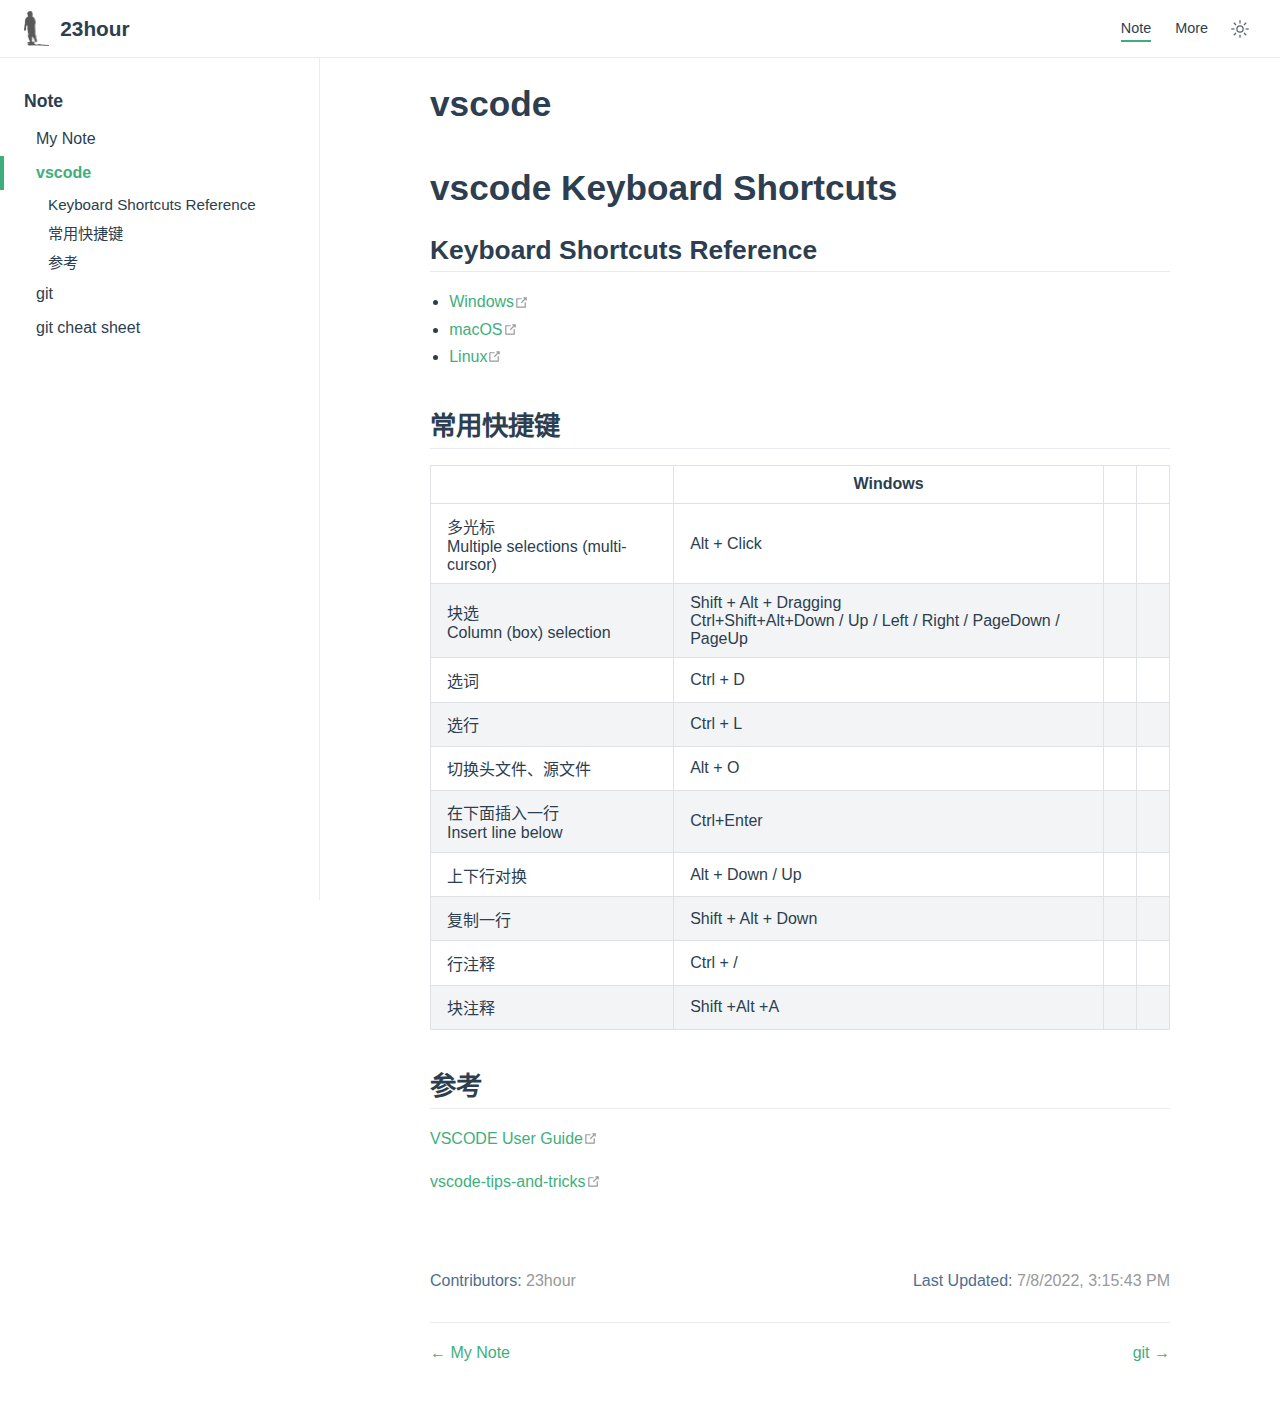
<file: note/vscode/index.html>
<!DOCTYPE html>
<html lang="zh-CN">
  <head>
    <meta charset="utf-8">
    <meta name="viewport" content="width=device-width,initial-scale=1">
    <meta name="generator" content="VuePress 2.0.0-beta.48">
    <style>
      :root {
        --c-bg: #fff;
      }
      html.dark {
        --c-bg: #22272e;
      }
      html, body {
        background-color: var(--c-bg);
      }
    </style>
    <script>
      const userMode = localStorage.getItem('vuepress-color-scheme');
			const systemDarkMode = window.matchMedia && window.matchMedia('(prefers-color-scheme: dark)').matches;
			if (userMode === 'dark' || (userMode !== 'light' && systemDarkMode)) {
				document.documentElement.classList.toggle('dark', true);
			}
    </script>
    <link rel="icon" href="/images/hero.png"><title>vscode | 23hour</title><meta name="description" content="My Note">
    <link rel="modulepreload" href="/assets/app.2e625de2.js"><link rel="modulepreload" href="/assets/index.html.a05e3e2f.js"><link rel="modulepreload" href="/assets/index.html.bc40b849.js"><link rel="prefetch" href="/assets/index.html.f4e4fa00.js"><link rel="prefetch" href="/assets/index.html.6c546f4c.js"><link rel="prefetch" href="/assets/index.html.5dba9752.js"><link rel="prefetch" href="/assets/index.html.22b7e43e.js"><link rel="prefetch" href="/assets/index.html.475d907c.js"><link rel="prefetch" href="/assets/404.html.265028f6.js"><link rel="prefetch" href="/assets/index.html.cc511a83.js"><link rel="prefetch" href="/assets/index.html.bb8a1583.js"><link rel="prefetch" href="/assets/index.html.32c07dc5.js"><link rel="prefetch" href="/assets/index.html.465078aa.js"><link rel="prefetch" href="/assets/index.html.65c467ed.js"><link rel="prefetch" href="/assets/404.html.d2e2e36d.js"><link rel="prefetch" href="/assets/404.9b97bb61.js"><link rel="prefetch" href="/assets/Layout.1d95e8a6.js">
    <link rel="stylesheet" href="/assets/style.36c5c483.css">
  </head>
  <body>
    <div id="app"><!--[--><div class="theme-container"><!--[--><header class="navbar"><div class="toggle-sidebar-button" title="toggle sidebar" aria-expanded="false" role="button" tabindex="0"><div class="icon" aria-hidden="true"><span></span><span></span><span></span></div></div><span><a href="/" class=""><img class="logo" src="/images/hero.png" alt="23hour"><span class="site-name can-hide">23hour</span></a></span><div class="navbar-items-wrapper" style=""><!--[--><!--]--><nav class="navbar-items can-hide"><!--[--><div class="navbar-item"><a href="/note/" class="router-link-active" aria-label="Note"><!--[--><!--]--> Note <!--[--><!--]--></a></div><div class="navbar-item"><a href="/more/" class="" aria-label="More"><!--[--><!--]--> More <!--[--><!--]--></a></div><!--]--></nav><!--[--><!--]--><button class="toggle-color-mode-button" title="toggle color mode"><svg style="" class="icon" focusable="false" viewBox="0 0 32 32"><path d="M16 12.005a4 4 0 1 1-4 4a4.005 4.005 0 0 1 4-4m0-2a6 6 0 1 0 6 6a6 6 0 0 0-6-6z" fill="currentColor"></path><path d="M5.394 6.813l1.414-1.415l3.506 3.506L8.9 10.318z" fill="currentColor"></path><path d="M2 15.005h5v2H2z" fill="currentColor"></path><path d="M5.394 25.197L8.9 21.691l1.414 1.415l-3.506 3.505z" fill="currentColor"></path><path d="M15 25.005h2v5h-2z" fill="currentColor"></path><path d="M21.687 23.106l1.414-1.415l3.506 3.506l-1.414 1.414z" fill="currentColor"></path><path d="M25 15.005h5v2h-5z" fill="currentColor"></path><path d="M21.687 8.904l3.506-3.506l1.414 1.415l-3.506 3.505z" fill="currentColor"></path><path d="M15 2.005h2v5h-2z" fill="currentColor"></path></svg><svg style="display:none;" class="icon" focusable="false" viewBox="0 0 32 32"><path d="M13.502 5.414a15.075 15.075 0 0 0 11.594 18.194a11.113 11.113 0 0 1-7.975 3.39c-.138 0-.278.005-.418 0a11.094 11.094 0 0 1-3.2-21.584M14.98 3a1.002 1.002 0 0 0-.175.016a13.096 13.096 0 0 0 1.825 25.981c.164.006.328 0 .49 0a13.072 13.072 0 0 0 10.703-5.555a1.01 1.01 0 0 0-.783-1.565A13.08 13.08 0 0 1 15.89 4.38A1.015 1.015 0 0 0 14.98 3z" fill="currentColor"></path></svg></button><!----></div></header><!--]--><div class="sidebar-mask"></div><!--[--><aside class="sidebar"><nav class="navbar-items"><!--[--><div class="navbar-item"><a href="/note/" class="router-link-active" aria-label="Note"><!--[--><!--]--> Note <!--[--><!--]--></a></div><div class="navbar-item"><a href="/more/" class="" aria-label="More"><!--[--><!--]--> More <!--[--><!--]--></a></div><!--]--></nav><!--[--><!--]--><ul class="sidebar-items"><!--[--><li><p tabindex="0" class="sidebar-item sidebar-heading active">Note <!----></p><ul style="" class="sidebar-item-children"><!--[--><li><a href="/note/" class="router-link-active sidebar-item" aria-label="My Note"><!--[--><!--]--> My Note <!--[--><!--]--></a><!----></li><li><a aria-current="page" href="/note/vscode/" class="router-link-active router-link-exact-active router-link-active sidebar-item active" aria-label="vscode"><!--[--><!--]--> vscode <!--[--><!--]--></a><ul style="" class="sidebar-item-children"><!--[--><li><a aria-current="page" href="/note/vscode/#keyboard-shortcuts-reference" class="router-link-active router-link-exact-active sidebar-item" aria-label="Keyboard Shortcuts Reference"><!--[--><!--]--> Keyboard Shortcuts Reference <!--[--><!--]--></a><!----></li><li><a aria-current="page" href="/note/vscode/#常用快捷键" class="router-link-active router-link-exact-active sidebar-item" aria-label="常用快捷键"><!--[--><!--]--> 常用快捷键 <!--[--><!--]--></a><!----></li><li><a aria-current="page" href="/note/vscode/#参考" class="router-link-active router-link-exact-active sidebar-item" aria-label="参考"><!--[--><!--]--> 参考 <!--[--><!--]--></a><!----></li><!--]--></ul></li><li><a href="/note/git/" class="sidebar-item" aria-label="git"><!--[--><!--]--> git <!--[--><!--]--></a><!----></li><li><a href="/note/gitCheatSheet/" class="sidebar-item" aria-label="git cheat sheet"><!--[--><!--]--> git cheat sheet <!--[--><!--]--></a><!----></li><!--]--></ul></li><!--]--></ul><!--[--><!--]--></aside><!--]--><!--[--><main class="page"><!--[--><!--]--><div class="theme-default-content"><!--[--><!--]--><div><h1 id="vscode" tabindex="-1"><a class="header-anchor" href="#vscode" aria-hidden="true">#</a> vscode</h1><h1 id="vscode-keyboard-shortcuts" tabindex="-1"><a class="header-anchor" href="#vscode-keyboard-shortcuts" aria-hidden="true">#</a> vscode Keyboard Shortcuts</h1><h2 id="keyboard-shortcuts-reference" tabindex="-1"><a class="header-anchor" href="#keyboard-shortcuts-reference" aria-hidden="true">#</a> Keyboard Shortcuts Reference</h2><ul><li><a href="https://code.visualstudio.com/shortcuts/keyboard-shortcuts-windows.pdf" target="_blank" rel="noopener noreferrer">Windows<span><svg class="external-link-icon" xmlns="http://www.w3.org/2000/svg" aria-hidden="true" focusable="false" x="0px" y="0px" viewbox="0 0 100 100" width="15" height="15"><path fill="currentColor" d="M18.8,85.1h56l0,0c2.2,0,4-1.8,4-4v-32h-8v28h-48v-48h28v-8h-32l0,0c-2.2,0-4,1.8-4,4v56C14.8,83.3,16.6,85.1,18.8,85.1z"></path><polygon fill="currentColor" points="45.7,48.7 51.3,54.3 77.2,28.5 77.2,37.2 85.2,37.2 85.2,14.9 62.8,14.9 62.8,22.9 71.5,22.9"></polygon></svg><span class="external-link-icon-sr-only">open in new window</span></span></a></li><li><a href="https://code.visualstudio.com/shortcuts/keyboard-shortcuts-macos.pdf" target="_blank" rel="noopener noreferrer">macOS<span><svg class="external-link-icon" xmlns="http://www.w3.org/2000/svg" aria-hidden="true" focusable="false" x="0px" y="0px" viewbox="0 0 100 100" width="15" height="15"><path fill="currentColor" d="M18.8,85.1h56l0,0c2.2,0,4-1.8,4-4v-32h-8v28h-48v-48h28v-8h-32l0,0c-2.2,0-4,1.8-4,4v56C14.8,83.3,16.6,85.1,18.8,85.1z"></path><polygon fill="currentColor" points="45.7,48.7 51.3,54.3 77.2,28.5 77.2,37.2 85.2,37.2 85.2,14.9 62.8,14.9 62.8,22.9 71.5,22.9"></polygon></svg><span class="external-link-icon-sr-only">open in new window</span></span></a></li><li><a href="https://code.visualstudio.com/shortcuts/keyboard-shortcuts-linux.pdf" target="_blank" rel="noopener noreferrer">Linux<span><svg class="external-link-icon" xmlns="http://www.w3.org/2000/svg" aria-hidden="true" focusable="false" x="0px" y="0px" viewbox="0 0 100 100" width="15" height="15"><path fill="currentColor" d="M18.8,85.1h56l0,0c2.2,0,4-1.8,4-4v-32h-8v28h-48v-48h28v-8h-32l0,0c-2.2,0-4,1.8-4,4v56C14.8,83.3,16.6,85.1,18.8,85.1z"></path><polygon fill="currentColor" points="45.7,48.7 51.3,54.3 77.2,28.5 77.2,37.2 85.2,37.2 85.2,14.9 62.8,14.9 62.8,22.9 71.5,22.9"></polygon></svg><span class="external-link-icon-sr-only">open in new window</span></span></a></li></ul><h2 id="常用快捷键" tabindex="-1"><a class="header-anchor" href="#常用快捷键" aria-hidden="true">#</a> 常用快捷键</h2><table><thead><tr><th></th><th>Windows</th><th></th><th></th></tr></thead><tbody><tr><td>多光标 <br>Multiple selections (multi-cursor)</td><td>Alt + Click</td><td></td><td></td></tr><tr><td>块选<br>Column (box) selection</td><td>Shift + Alt + Dragging<br>Ctrl+Shift+Alt+Down / Up / Left / Right / PageDown / PageUp</td><td></td><td></td></tr><tr><td>选词</td><td>Ctrl + D</td><td></td><td></td></tr><tr><td>选行</td><td>Ctrl + L</td><td></td><td></td></tr><tr><td>切换头文件、源文件</td><td>Alt + O</td><td></td><td></td></tr><tr><td>在下面插入一行<br>Insert line below</td><td>Ctrl+Enter</td><td></td><td></td></tr><tr><td>上下行对换</td><td>Alt + Down / Up</td><td></td><td></td></tr><tr><td>复制一行</td><td>Shift + Alt + Down</td><td></td><td></td></tr><tr><td>行注释</td><td>Ctrl + /</td><td></td><td></td></tr><tr><td>块注释</td><td>Shift +Alt +A</td><td></td><td></td></tr></tbody></table><h2 id="参考" tabindex="-1"><a class="header-anchor" href="#参考" aria-hidden="true">#</a> 参考</h2><p><a href="https://code.visualstudio.com/docs/editor/codebasics" target="_blank" rel="noopener noreferrer">VSCODE User Guide<span><svg class="external-link-icon" xmlns="http://www.w3.org/2000/svg" aria-hidden="true" focusable="false" x="0px" y="0px" viewbox="0 0 100 100" width="15" height="15"><path fill="currentColor" d="M18.8,85.1h56l0,0c2.2,0,4-1.8,4-4v-32h-8v28h-48v-48h28v-8h-32l0,0c-2.2,0-4,1.8-4,4v56C14.8,83.3,16.6,85.1,18.8,85.1z"></path><polygon fill="currentColor" points="45.7,48.7 51.3,54.3 77.2,28.5 77.2,37.2 85.2,37.2 85.2,14.9 62.8,14.9 62.8,22.9 71.5,22.9"></polygon></svg><span class="external-link-icon-sr-only">open in new window</span></span></a></p><p><a href="https://github.com/microsoft/vscode-tips-and-tricks" target="_blank" rel="noopener noreferrer">vscode-tips-and-tricks<span><svg class="external-link-icon" xmlns="http://www.w3.org/2000/svg" aria-hidden="true" focusable="false" x="0px" y="0px" viewbox="0 0 100 100" width="15" height="15"><path fill="currentColor" d="M18.8,85.1h56l0,0c2.2,0,4-1.8,4-4v-32h-8v28h-48v-48h28v-8h-32l0,0c-2.2,0-4,1.8-4,4v56C14.8,83.3,16.6,85.1,18.8,85.1z"></path><polygon fill="currentColor" points="45.7,48.7 51.3,54.3 77.2,28.5 77.2,37.2 85.2,37.2 85.2,14.9 62.8,14.9 62.8,22.9 71.5,22.9"></polygon></svg><span class="external-link-icon-sr-only">open in new window</span></span></a></p></div><!--[--><!--]--></div><footer class="page-meta"><!----><div class="meta-item last-updated"><span class="meta-item-label">Last Updated: </span><!----></div><div class="meta-item contributors"><span class="meta-item-label">Contributors: </span><span class="meta-item-info"><!--[--><!--[--><span class="contributor" title="email: hour_23@qq.com">23hour</span><!----><!--]--><!--]--></span></div></footer><nav class="page-nav"><p class="inner"><span class="prev"><a href="/note/" class="router-link-active" aria-label="My Note"><!--[--><!--]--> My Note <!--[--><!--]--></a></span><span class="next"><a href="/note/git/" class="" aria-label="git"><!--[--><!--]--> git <!--[--><!--]--></a></span></p></nav><!--[--><!--]--></main><!--]--></div><!----><!--]--></div>
    <script type="module" src="/assets/app.2e625de2.js" defer></script>
  </body>
</html>
</file>
<file: assets/style.36c5c483.css>
:root{--back-to-top-z-index: 5;--back-to-top-color: #3eaf7c;--back-to-top-color-hover: #71cda3}.back-to-top{cursor:pointer;position:fixed;bottom:2rem;right:2.5rem;width:2rem;height:1.2rem;background-color:var(--back-to-top-color);-webkit-mask:url(/assets/back-to-top.8efcbe56.svg) no-repeat;mask:url(/assets/back-to-top.8efcbe56.svg) no-repeat;z-index:var(--back-to-top-z-index)}.back-to-top:hover{background-color:var(--back-to-top-color-hover)}@media (max-width: 959px){.back-to-top{display:none}}.back-to-top-enter-active,.back-to-top-leave-active{transition:opacity .3s}.back-to-top-enter-from,.back-to-top-leave-to{opacity:0}:root{--external-link-icon-color: #aaa}.external-link-icon{position:relative;display:inline-block;color:var(--external-link-icon-color);vertical-align:middle;top:-1px}.external-link-icon-sr-only{position:absolute;width:1px;height:1px;padding:0;margin:-1px;overflow:hidden;clip:rect(0,0,0,0);white-space:nowrap;border-width:0;-webkit-user-select:none;-moz-user-select:none;user-select:none}:root{--medium-zoom-z-index: 100;--medium-zoom-bg-color: #ffffff;--medium-zoom-opacity: 1}.medium-zoom-overlay{background-color:var(--medium-zoom-bg-color)!important;z-index:var(--medium-zoom-z-index)}.medium-zoom-overlay~img{z-index:calc(var(--medium-zoom-z-index) + 1)}.medium-zoom--opened .medium-zoom-overlay{opacity:var(--medium-zoom-opacity)}:root{--nprogress-color: #29d;--nprogress-z-index: 1031}#nprogress{pointer-events:none}#nprogress .bar{background:var(--nprogress-color);position:fixed;z-index:var(--nprogress-z-index);top:0;left:0;width:100%;height:2px}:root{--c-brand: #3eaf7c;--c-brand-light: #4abf8a;--c-bg: #ffffff;--c-bg-light: #f3f4f5;--c-bg-lighter: #eeeeee;--c-bg-navbar: var(--c-bg);--c-bg-sidebar: var(--c-bg);--c-bg-arrow: #cccccc;--c-text: #2c3e50;--c-text-accent: var(--c-brand);--c-text-light: #3a5169;--c-text-lighter: #4e6e8e;--c-text-lightest: #6a8bad;--c-text-quote: #999999;--c-border: #eaecef;--c-border-dark: #dfe2e5;--c-tip: #42b983;--c-tip-bg: var(--c-bg-light);--c-tip-title: var(--c-text);--c-tip-text: var(--c-text);--c-tip-text-accent: var(--c-text-accent);--c-warning: #e7c000;--c-warning-bg: #fffae3;--c-warning-title: #ad9000;--c-warning-text: #746000;--c-warning-text-accent: var(--c-text);--c-danger: #cc0000;--c-danger-bg: #ffe0e0;--c-danger-title: #990000;--c-danger-text: #660000;--c-danger-text-accent: var(--c-text);--c-details-bg: #eeeeee;--c-badge-tip: var(--c-tip);--c-badge-warning: var(--c-warning);--c-badge-danger: var(--c-danger);--t-color: .3s ease;--t-transform: .3s ease;--code-bg-color: #282c34;--code-hl-bg-color: rgba(0, 0, 0, .66);--code-ln-color: #9e9e9e;--code-ln-wrapper-width: 3.5rem;--font-family: -apple-system, BlinkMacSystemFont, "Segoe UI", Roboto, Oxygen, Ubuntu, Cantarell, "Fira Sans", "Droid Sans", "Helvetica Neue", sans-serif;--font-family-code: Consolas, Monaco, "Andale Mono", "Ubuntu Mono", monospace;--navbar-height: 3.6rem;--navbar-padding-v: .7rem;--navbar-padding-h: 1.5rem;--sidebar-width: 20rem;--sidebar-width-mobile: calc(var(--sidebar-width) * .82);--content-width: 740px;--homepage-width: 960px}.back-to-top{--back-to-top-color: var(--c-brand);--back-to-top-color-hover: var(--c-brand-light)}.DocSearch{--docsearch-primary-color: var(--c-brand);--docsearch-text-color: var(--c-text);--docsearch-highlight-color: var(--c-brand);--docsearch-muted-color: var(--c-text-quote);--docsearch-container-background: rgba(9, 10, 17, .8);--docsearch-modal-background: var(--c-bg-light);--docsearch-searchbox-background: var(--c-bg-lighter);--docsearch-searchbox-focus-background: var(--c-bg);--docsearch-searchbox-shadow: inset 0 0 0 2px var(--c-brand);--docsearch-hit-color: var(--c-text-light);--docsearch-hit-active-color: var(--c-bg);--docsearch-hit-background: var(--c-bg);--docsearch-hit-shadow: 0 1px 3px 0 var(--c-border-dark);--docsearch-footer-background: var(--c-bg)}.external-link-icon{--external-link-icon-color: var(--c-text-quote)}.medium-zoom-overlay{--medium-zoom-bg-color: var(--c-bg)}#nprogress{--nprogress-color: var(--c-brand)}.pwa-popup{--pwa-popup-text-color: var(--c-text);--pwa-popup-bg-color: var(--c-bg);--pwa-popup-border-color: var(--c-brand);--pwa-popup-shadow: 0 4px 16px var(--c-brand);--pwa-popup-btn-text-color: var(--c-bg);--pwa-popup-btn-bg-color: var(--c-brand);--pwa-popup-btn-hover-bg-color: var(--c-brand-light)}.search-box{--search-bg-color: var(--c-bg);--search-accent-color: var(--c-brand);--search-text-color: var(--c-text);--search-border-color: var(--c-border);--search-item-text-color: var(--c-text-lighter);--search-item-focus-bg-color: var(--c-bg-light)}html.dark{--c-brand: #3aa675;--c-brand-light: #349469;--c-bg: #22272e;--c-bg-light: #2b313a;--c-bg-lighter: #262c34;--c-text: #adbac7;--c-text-light: #96a7b7;--c-text-lighter: #8b9eb0;--c-text-lightest: #8094a8;--c-border: #3e4c5a;--c-border-dark: #34404c;--c-tip: #318a62;--c-warning: #ceab00;--c-warning-bg: #7e755b;--c-warning-title: #ceac03;--c-warning-text: #362e00;--c-danger: #940000;--c-danger-bg: #806161;--c-danger-title: #610000;--c-danger-text: #3a0000;--c-details-bg: #323843;--code-hl-bg-color: #363b46}html.dark .DocSearch{--docsearch-logo-color: var(--c-text);--docsearch-modal-shadow: inset 1px 1px 0 0 #2c2e40, 0 3px 8px 0 #000309;--docsearch-key-shadow: inset 0 -2px 0 0 #282d55, inset 0 0 1px 1px #51577d, 0 2px 2px 0 rgba(3, 4, 9, .3);--docsearch-key-gradient: linear-gradient(-225deg, #444950, #1c1e21);--docsearch-footer-shadow: inset 0 1px 0 0 rgba(73, 76, 106, .5), 0 -4px 8px 0 rgba(0, 0, 0, .2)}html,body{padding:0;margin:0;background-color:var(--c-bg);transition:background-color var(--t-color)}html.dark{color-scheme:dark}html{font-size:16px}body{font-family:var(--font-family);-webkit-font-smoothing:antialiased;-moz-osx-font-smoothing:grayscale;font-size:1rem;color:var(--c-text)}a{font-weight:500;color:var(--c-text-accent);text-decoration:none;overflow-wrap:break-word}p a code{font-weight:400;color:var(--c-text-accent)}kbd{font-family:var(--font-family-code);color:var(--c-text);background:var(--c-bg-lighter);border:solid .15rem var(--c-border-dark);border-bottom:solid .25rem var(--c-border-dark);border-radius:.15rem;padding:0 .15em}code{font-family:var(--font-family-code);color:var(--c-text-lighter);padding:.25rem .5rem;margin:0;font-size:.85em;background-color:var(--c-bg-lighter);border-radius:3px;overflow-wrap:break-word;transition:background-color var(--t-color)}blockquote{font-size:1rem;color:var(--c-text-quote);border-left:.2rem solid var(--c-border-dark);margin:1rem 0;padding:.25rem 0 .25rem 1rem}blockquote>p{margin:0}ul,ol{padding-left:1.2em}strong{font-weight:600}h1,h2,h3,h4,h5,h6{font-weight:600;line-height:1.25}h1:focus-visible,h2:focus-visible,h3:focus-visible,h4:focus-visible,h5:focus-visible,h6:focus-visible{outline:none}h1:hover .header-anchor,h2:hover .header-anchor,h3:hover .header-anchor,h4:hover .header-anchor,h5:hover .header-anchor,h6:hover .header-anchor{opacity:1}h1{font-size:2.2rem}h2{font-size:1.65rem;padding-bottom:.3rem;border-bottom:1px solid var(--c-border);transition:border-color var(--t-color)}h3{font-size:1.35rem}h4{font-size:1.15rem}h5{font-size:1.05rem}h6{font-size:1rem}a.header-anchor{font-size:.85em;float:left;margin-left:-.87em;padding-right:.23em;margin-top:.125em;opacity:0}a.header-anchor:hover{text-decoration:none}a.header-anchor:focus-visible{opacity:1}p,ul,ol{line-height:1.7}hr{border:0;border-top:1px solid var(--c-border)}table{border-collapse:collapse;margin:1rem 0;display:block;overflow-x:auto;transition:border-color var(--t-color)}tr{border-top:1px solid var(--c-border-dark);transition:border-color var(--t-color)}tr:nth-child(2n){background-color:var(--c-bg-light);transition:background-color var(--t-color)}th,td{padding:.6em 1em;border:1px solid var(--c-border-dark);transition:border-color var(--t-color)}.arrow{display:inline-block;width:0;height:0}.arrow.up{border-left:4px solid transparent;border-right:4px solid transparent;border-bottom:6px solid var(--c-bg-arrow)}.arrow.down{border-left:4px solid transparent;border-right:4px solid transparent;border-top:6px solid var(--c-bg-arrow)}.arrow.right{border-top:4px solid transparent;border-bottom:4px solid transparent;border-left:6px solid var(--c-bg-arrow)}.arrow.left{border-top:4px solid transparent;border-bottom:4px solid transparent;border-right:6px solid var(--c-bg-arrow)}.badge{display:inline-block;font-size:14px;height:18px;line-height:18px;border-radius:3px;padding:0 6px;color:var(--c-bg);vertical-align:top;transition:color var(--t-color),background-color var(--t-color)}.badge.tip{background-color:var(--c-badge-tip)}.badge.warning{background-color:var(--c-badge-warning)}.badge.danger{background-color:var(--c-badge-danger)}.badge+.badge{margin-left:5px}code[class*=language-],pre[class*=language-]{color:#ccc;background:none;font-family:var(--font-family-code);font-size:1em;text-align:left;white-space:pre;word-spacing:normal;word-break:normal;word-wrap:normal;line-height:1.5;-moz-tab-size:4;-o-tab-size:4;tab-size:4;-webkit-hyphens:none;hyphens:none}pre[class*=language-]{padding:1em;margin:.5em 0;overflow:auto}:not(pre)>code[class*=language-],pre[class*=language-]{background:#2d2d2d}:not(pre)>code[class*=language-]{padding:.1em;border-radius:.3em;white-space:normal}.token.comment,.token.block-comment,.token.prolog,.token.doctype,.token.cdata{color:#999}.token.punctuation{color:#ccc}.token.tag,.token.attr-name,.token.namespace,.token.deleted{color:#ec5975}.token.function-name{color:#6196cc}.token.boolean,.token.number,.token.function{color:#f08d49}.token.property,.token.class-name,.token.constant,.token.symbol{color:#f8c555}.token.selector,.token.important,.token.atrule,.token.keyword,.token.builtin{color:#cc99cd}.token.string,.token.char,.token.attr-value,.token.regex,.token.variable{color:#7ec699}.token.operator,.token.entity,.token.url{color:#67cdcc}.token.important,.token.bold{font-weight:700}.token.italic{font-style:italic}.token.entity{cursor:help}.token.inserted{color:#3eaf7c}.theme-default-content pre,.theme-default-content pre[class*=language-]{line-height:1.4;padding:1.3rem 1.5rem;margin:.85rem 0;border-radius:6px;overflow:auto}.theme-default-content pre code,.theme-default-content pre[class*=language-] code{color:#fff;padding:0;background-color:transparent;border-radius:0;overflow-wrap:unset;-webkit-font-smoothing:auto;-moz-osx-font-smoothing:auto}.theme-default-content .line-number{font-family:var(--font-family-code)}div[class*=language-]{position:relative;background-color:var(--code-bg-color);border-radius:6px}div[class*=language-]:before{position:absolute;z-index:3;top:.8em;right:1em;font-size:.75rem;color:var(--code-ln-color)}div[class*=language-] pre,div[class*=language-] pre[class*=language-]{background:transparent!important;position:relative;z-index:1}div[class*=language-] .highlight-lines{-webkit-user-select:none;-moz-user-select:none;user-select:none;padding-top:1.3rem;position:absolute;top:0;left:0;width:100%;line-height:1.4}div[class*=language-] .highlight-lines .highlight-line{background-color:var(--code-hl-bg-color)}div[class*=language-]:not(.line-numbers-mode) .line-numbers{display:none}div[class*=language-].line-numbers-mode .highlight-lines .highlight-line{position:relative}div[class*=language-].line-numbers-mode .highlight-lines .highlight-line:before{content:" ";position:absolute;z-index:2;left:0;top:0;display:block;width:var(--code-ln-wrapper-width);height:100%}div[class*=language-].line-numbers-mode pre{margin-left:var(--code-ln-wrapper-width);padding-left:1rem;vertical-align:middle}div[class*=language-].line-numbers-mode .line-numbers{position:absolute;top:0;width:var(--code-ln-wrapper-width);text-align:center;color:var(--code-ln-color);padding-top:1.25rem;line-height:1.4;counter-reset:line-number}div[class*=language-].line-numbers-mode .line-numbers .line-number{position:relative;z-index:3;-webkit-user-select:none;-moz-user-select:none;user-select:none;height:1.4em}div[class*=language-].line-numbers-mode .line-numbers .line-number:before{counter-increment:line-number;content:counter(line-number);font-size:.85em}div[class*=language-].line-numbers-mode:after{content:"";position:absolute;top:0;left:0;width:var(--code-ln-wrapper-width);height:100%;border-radius:6px 0 0 6px;border-right:1px solid var(--code-hl-bg-color)}div[class*=language-].ext-c:before{content:"c"}div[class*=language-].ext-cpp:before{content:"cpp"}div[class*=language-].ext-cs:before{content:"cs"}div[class*=language-].ext-css:before{content:"css"}div[class*=language-].ext-dart:before{content:"dart"}div[class*=language-].ext-docker:before{content:"docker"}div[class*=language-].ext-fs:before{content:"fs"}div[class*=language-].ext-go:before{content:"go"}div[class*=language-].ext-html:before{content:"html"}div[class*=language-].ext-java:before{content:"java"}div[class*=language-].ext-js:before{content:"js"}div[class*=language-].ext-json:before{content:"json"}div[class*=language-].ext-kt:before{content:"kt"}div[class*=language-].ext-less:before{content:"less"}div[class*=language-].ext-makefile:before{content:"makefile"}div[class*=language-].ext-md:before{content:"md"}div[class*=language-].ext-php:before{content:"php"}div[class*=language-].ext-py:before{content:"py"}div[class*=language-].ext-rb:before{content:"rb"}div[class*=language-].ext-rs:before{content:"rs"}div[class*=language-].ext-sass:before{content:"sass"}div[class*=language-].ext-scss:before{content:"scss"}div[class*=language-].ext-sh:before{content:"sh"}div[class*=language-].ext-styl:before{content:"styl"}div[class*=language-].ext-ts:before{content:"ts"}div[class*=language-].ext-toml:before{content:"toml"}div[class*=language-].ext-vue:before{content:"vue"}div[class*=language-].ext-yml:before{content:"yml"}@media (max-width: 419px){.theme-default-content div[class*=language-]{margin:.85rem -1.5rem;border-radius:0}}.code-group__nav{margin-top:.85rem;margin-bottom:calc(-1.7rem - 6px);padding-bottom:calc(1.7rem - 6px);padding-left:10px;padding-top:10px;border-top-left-radius:6px;border-top-right-radius:6px;background-color:var(--code-bg-color)}.code-group__ul{margin:auto 0;padding-left:0;display:inline-flex;list-style:none}.code-group__nav-tab{border:0;padding:5px;cursor:pointer;background-color:transparent;font-size:.85em;line-height:1.4;color:#ffffffe6;font-weight:600}.code-group__nav-tab:focus{outline:none}.code-group__nav-tab:focus-visible{outline:1px solid rgba(255,255,255,.9)}.code-group__nav-tab-active{border-bottom:var(--c-brand) 1px solid}@media (max-width: 419px){.code-group__nav{margin-left:-1.5rem;margin-right:-1.5rem;border-radius:0}}.code-group-item{display:none}.code-group-item__active{display:block}.code-group-item>pre{background-color:orange}.custom-container{transition:color var(--t-color),border-color var(--t-color),background-color var(--t-color)}.custom-container .custom-container-title{font-weight:600}.custom-container .custom-container-title:not(:only-child){margin-bottom:-.4rem}.custom-container.tip,.custom-container.warning,.custom-container.danger{padding:.1rem 1.5rem;border-left-width:.5rem;border-left-style:solid;margin:1rem 0}.custom-container.tip{border-color:var(--c-tip);background-color:var(--c-tip-bg);color:var(--c-tip-text)}.custom-container.tip .custom-container-title{color:var(--c-tip-title)}.custom-container.tip a{color:var(--c-tip-text-accent)}.custom-container.warning{border-color:var(--c-warning);background-color:var(--c-warning-bg);color:var(--c-warning-text)}.custom-container.warning .custom-container-title{color:var(--c-warning-title)}.custom-container.warning a{color:var(--c-warning-text-accent)}.custom-container.danger{border-color:var(--c-danger);background-color:var(--c-danger-bg);color:var(--c-danger-text)}.custom-container.danger .custom-container-title{color:var(--c-danger-title)}.custom-container.danger a{color:var(--c-danger-text-accent)}.custom-container.details{display:block;position:relative;border-radius:2px;margin:1.6em 0;padding:1.6em;background-color:var(--c-details-bg)}.custom-container.details h4{margin-top:0}.custom-container.details figure:last-child,.custom-container.details p:last-child{margin-bottom:0;padding-bottom:0}.custom-container.details summary{outline:none;cursor:pointer}.home{padding:var(--navbar-height) 2rem 0;max-width:var(--homepage-width);margin:0 auto;display:block}.home .hero{text-align:center}.home .hero img{max-width:100%;max-height:280px;display:block;margin:3rem auto 1.5rem}.home .hero h1{font-size:3rem}.home .hero h1,.home .hero .description,.home .hero .actions{margin:1.8rem auto}.home .hero .actions{display:flex;flex-wrap:wrap;gap:1rem;justify-content:center}.home .hero .description{max-width:35rem;font-size:1.6rem;line-height:1.3;color:var(--c-text-lightest)}.home .hero .action-button{display:inline-block;font-size:1.2rem;padding:.8rem 1.6rem;border-width:2px;border-style:solid;border-radius:4px;transition:background-color var(--t-color);box-sizing:border-box}.home .hero .action-button.primary{color:var(--c-bg);background-color:var(--c-brand);border-color:var(--c-brand)}.home .hero .action-button.primary:hover{background-color:var(--c-brand-light)}.home .hero .action-button.secondary{color:var(--c-brand);background-color:var(--c-bg);border-color:var(--c-brand)}.home .hero .action-button.secondary:hover{color:var(--c-bg);background-color:var(--c-brand-light)}.home .features{border-top:1px solid var(--c-border);transition:border-color var(--t-color);padding:1.2rem 0;margin-top:2.5rem;display:flex;flex-wrap:wrap;align-items:flex-start;align-content:stretch;justify-content:space-between}.home .feature{flex-grow:1;flex-basis:30%;max-width:30%}.home .feature h2{font-size:1.4rem;font-weight:500;border-bottom:none;padding-bottom:0;color:var(--c-text-light)}.home .feature p{color:var(--c-text-lighter)}.home .theme-default-content{padding:0;margin:0}.home .footer{padding:2.5rem;border-top:1px solid var(--c-border);text-align:center;color:var(--c-text-lighter);transition:border-color var(--t-color)}@media (max-width: 719px){.home .features{flex-direction:column}.home .feature{max-width:100%;padding:0 2.5rem}}@media (max-width: 419px){.home{padding-left:1.5rem;padding-right:1.5rem}.home .hero img{max-height:210px;margin:2rem auto 1.2rem}.home .hero h1{font-size:2rem}.home .hero h1,.home .hero .description,.home .hero .actions{margin:1.2rem auto}.home .hero .description{font-size:1.2rem}.home .hero .action-button{font-size:1rem;padding:.6rem 1.2rem}.home .feature h2{font-size:1.25rem}}.page{padding-top:var(--navbar-height);padding-left:var(--sidebar-width)}.navbar{position:fixed;z-index:20;top:0;left:0;right:0;height:var(--navbar-height);box-sizing:border-box;border-bottom:1px solid var(--c-border);background-color:var(--c-bg-navbar);transition:background-color var(--t-color),border-color var(--t-color)}.sidebar{font-size:16px;width:var(--sidebar-width);position:fixed;z-index:10;margin:0;top:var(--navbar-height);left:0;bottom:0;box-sizing:border-box;border-right:1px solid var(--c-border);overflow-y:auto;scrollbar-width:thin;scrollbar-color:var(--c-brand) var(--c-border);background-color:var(--c-bg-sidebar);transition:transform var(--t-transform),background-color var(--t-color),border-color var(--t-color)}.sidebar::-webkit-scrollbar{width:7px}.sidebar::-webkit-scrollbar-track{background-color:var(--c-border)}.sidebar::-webkit-scrollbar-thumb{background-color:var(--c-brand)}.sidebar-mask{position:fixed;z-index:9;top:0;left:0;width:100vw;height:100vh;display:none}.theme-container.sidebar-open .sidebar-mask{display:block}.theme-container.sidebar-open .navbar>.toggle-sidebar-button .icon span:nth-child(1){transform:rotate(45deg) translate3d(5.5px,5.5px,0)}.theme-container.sidebar-open .navbar>.toggle-sidebar-button .icon span:nth-child(2){transform:scale3d(0,1,1)}.theme-container.sidebar-open .navbar>.toggle-sidebar-button .icon span:nth-child(3){transform:rotate(-45deg) translate3d(6px,-6px,0)}.theme-container.sidebar-open .navbar>.toggle-sidebar-button .icon span:nth-child(1),.theme-container.sidebar-open .navbar>.toggle-sidebar-button .icon span:nth-child(3){transform-origin:center}.theme-container.no-navbar .theme-default-content h1,.theme-container.no-navbar .theme-default-content h2,.theme-container.no-navbar .theme-default-content h3,.theme-container.no-navbar .theme-default-content h4,.theme-container.no-navbar .theme-default-content h5,.theme-container.no-navbar .theme-default-content h6{margin-top:1.5rem;padding-top:0}.theme-container.no-navbar .page{padding-top:0}.theme-container.no-navbar .sidebar{top:0}@media (min-width: 720px){.theme-container.no-sidebar .sidebar{display:none}.theme-container.no-sidebar .page{padding-left:0}}.theme-default-content a:hover{text-decoration:underline}.theme-default-content img{max-width:100%}.theme-default-content h1,.theme-default-content h2,.theme-default-content h3,.theme-default-content h4,.theme-default-content h5,.theme-default-content h6{margin-top:calc(.5rem - var(--navbar-height));padding-top:calc(1rem + var(--navbar-height));margin-bottom:0}.theme-default-content h1:first-child,.theme-default-content h2:first-child,.theme-default-content h3:first-child,.theme-default-content h4:first-child,.theme-default-content h5:first-child,.theme-default-content h6:first-child{margin-bottom:1rem}.theme-default-content h1:first-child+p,.theme-default-content h1:first-child+pre,.theme-default-content h1:first-child+.custom-container,.theme-default-content h2:first-child+p,.theme-default-content h2:first-child+pre,.theme-default-content h2:first-child+.custom-container,.theme-default-content h3:first-child+p,.theme-default-content h3:first-child+pre,.theme-default-content h3:first-child+.custom-container,.theme-default-content h4:first-child+p,.theme-default-content h4:first-child+pre,.theme-default-content h4:first-child+.custom-container,.theme-default-content h5:first-child+p,.theme-default-content h5:first-child+pre,.theme-default-content h5:first-child+.custom-container,.theme-default-content h6:first-child+p,.theme-default-content h6:first-child+pre,.theme-default-content h6:first-child+.custom-container{margin-top:2rem}@media (max-width: 959px){.sidebar{font-size:15px;width:var(--sidebar-width-mobile)}.page{padding-left:var(--sidebar-width-mobile)}}@media (max-width: 719px){.sidebar{top:0;padding-top:var(--navbar-height);transform:translate(-100%)}.page{padding-left:0}.theme-container.sidebar-open .sidebar{transform:translate(0)}.theme-container.no-navbar .sidebar{padding-top:0}}@media (max-width: 419px){h1{font-size:1.9rem}}.navbar{--navbar-line-height: calc( var(--navbar-height) - 2 * var(--navbar-padding-v) );padding:var(--navbar-padding-v) var(--navbar-padding-h);line-height:var(--navbar-line-height)}.navbar .logo{height:var(--navbar-line-height);margin-right:var(--navbar-padding-v);vertical-align:top}.navbar .site-name{font-size:1.3rem;font-weight:600;color:var(--c-text);position:relative}.navbar .navbar-items-wrapper{display:flex;position:absolute;box-sizing:border-box;top:var(--navbar-padding-v);right:var(--navbar-padding-h);height:var(--navbar-line-height);padding-left:var(--navbar-padding-h);white-space:nowrap;font-size:.9rem}.navbar .navbar-items-wrapper .search-box{flex:0 0 auto;vertical-align:top}@media (max-width: 719px){.navbar{padding-left:4rem}.navbar .can-hide{display:none}.navbar .site-name{width:calc(100vw - 9.4rem);overflow:hidden;white-space:nowrap;text-overflow:ellipsis}}.navbar-items{display:inline-block}.navbar-items a{display:inline-block;line-height:1.4rem;color:inherit}.navbar-items a:hover,.navbar-items a.router-link-active{color:var(--c-text-accent)}.navbar-items .navbar-item{position:relative;display:inline-block;margin-left:1.5rem;line-height:var(--navbar-line-height)}.navbar-items .navbar-item:first-child{margin-left:0}@media (max-width: 719px){.navbar-items .navbar-item{margin-left:0}}@media (min-width: 719px){.navbar-items a:hover,.navbar-items a.router-link-active{color:var(--c-text)}.navbar-item>a:hover,.navbar-item>a.router-link-active{margin-bottom:-2px;border-bottom:2px solid var(--c-text-accent)}}.toggle-sidebar-button{position:absolute;top:.6rem;left:1rem;display:none;padding:.6rem;cursor:pointer}.toggle-sidebar-button .icon{display:flex;flex-direction:column;justify-content:center;align-items:center;width:1.25rem;height:1.25rem;cursor:inherit}.toggle-sidebar-button .icon span{display:inline-block;width:100%;height:2px;border-radius:2px;background-color:var(--c-text);transition:transform var(--t-transform)}.toggle-sidebar-button .icon span:nth-child(2){margin:6px 0}@media screen and (max-width: 719px){.toggle-sidebar-button{display:block}}.toggle-color-mode-button{display:flex;margin:auto;margin-left:1rem;border:0;background:none;color:var(--c-text);opacity:.8;cursor:pointer}.toggle-color-mode-button:hover{opacity:1}.toggle-color-mode-button .icon{width:1.25rem;height:1.25rem}.DocSearch{transition:background-color var(--t-color)}.navbar-dropdown-wrapper{cursor:pointer}.navbar-dropdown-wrapper .navbar-dropdown-title,.navbar-dropdown-wrapper .navbar-dropdown-title-mobile{display:block;font-size:.9rem;font-family:inherit;cursor:inherit;padding:inherit;line-height:1.4rem;background:transparent;border:none;font-weight:500;color:var(--c-text)}.navbar-dropdown-wrapper .navbar-dropdown-title:hover,.navbar-dropdown-wrapper .navbar-dropdown-title-mobile:hover{border-color:transparent}.navbar-dropdown-wrapper .navbar-dropdown-title .arrow,.navbar-dropdown-wrapper .navbar-dropdown-title-mobile .arrow{vertical-align:middle;margin-top:-1px;margin-left:.4rem}.navbar-dropdown-wrapper .navbar-dropdown-title-mobile{display:none;font-weight:600;font-size:inherit}.navbar-dropdown-wrapper .navbar-dropdown-title-mobile:hover{color:var(--c-text-accent)}.navbar-dropdown-wrapper .navbar-dropdown .navbar-dropdown-item{color:inherit;line-height:1.7rem}.navbar-dropdown-wrapper .navbar-dropdown .navbar-dropdown-item .navbar-dropdown-subtitle{margin:.45rem 0 0;border-top:1px solid var(--c-border);padding:1rem 0 .45rem;font-size:.9rem}.navbar-dropdown-wrapper .navbar-dropdown .navbar-dropdown-item .navbar-dropdown-subtitle>span{padding:0 1.5rem 0 1.25rem}.navbar-dropdown-wrapper .navbar-dropdown .navbar-dropdown-item .navbar-dropdown-subtitle>a{font-weight:inherit}.navbar-dropdown-wrapper .navbar-dropdown .navbar-dropdown-item .navbar-dropdown-subtitle>a.router-link-active:after{display:none}.navbar-dropdown-wrapper .navbar-dropdown .navbar-dropdown-item .navbar-dropdown-subitem-wrapper{padding:0;list-style:none}.navbar-dropdown-wrapper .navbar-dropdown .navbar-dropdown-item .navbar-dropdown-subitem-wrapper .navbar-dropdown-subitem{font-size:.9em}.navbar-dropdown-wrapper .navbar-dropdown .navbar-dropdown-item a{display:block;line-height:1.7rem;position:relative;border-bottom:none;font-weight:400;margin-bottom:0;padding:0 1.5rem 0 1.25rem}.navbar-dropdown-wrapper .navbar-dropdown .navbar-dropdown-item a:hover,.navbar-dropdown-wrapper .navbar-dropdown .navbar-dropdown-item a.router-link-active{color:var(--c-text-accent)}.navbar-dropdown-wrapper .navbar-dropdown .navbar-dropdown-item a.router-link-active:after{content:"";width:0;height:0;border-left:5px solid var(--c-text-accent);border-top:3px solid transparent;border-bottom:3px solid transparent;position:absolute;top:calc(50% - 2px);left:9px}.navbar-dropdown-wrapper .navbar-dropdown .navbar-dropdown-item:first-child .navbar-dropdown-subtitle{margin-top:0;padding-top:0;border-top:0}@media (max-width: 719px){.navbar-dropdown-wrapper.open .navbar-dropdown-title,.navbar-dropdown-wrapper.open .navbar-dropdown-title-mobile{margin-bottom:.5rem}.navbar-dropdown-wrapper .navbar-dropdown-title,.navbar-dropdown-wrapper .navbar-dropdown-title-mobile{display:none}.navbar-dropdown-wrapper .navbar-dropdown-title-mobile{display:block}.navbar-dropdown-wrapper .navbar-dropdown{transition:height .1s ease-out;overflow:hidden}.navbar-dropdown-wrapper .navbar-dropdown .navbar-dropdown-item .navbar-dropdown-subtitle{border-top:0;margin-top:0;padding-top:0;padding-bottom:0}.navbar-dropdown-wrapper .navbar-dropdown .navbar-dropdown-item .navbar-dropdown-subtitle,.navbar-dropdown-wrapper .navbar-dropdown .navbar-dropdown-item>a{font-size:15px;line-height:2rem}.navbar-dropdown-wrapper .navbar-dropdown .navbar-dropdown-item .navbar-dropdown-subitem{font-size:14px;padding-left:1rem}}@media (min-width: 720px){.navbar-dropdown-wrapper{height:1.8rem}.navbar-dropdown-wrapper:hover .navbar-dropdown,.navbar-dropdown-wrapper.open .navbar-dropdown{display:block!important}.navbar-dropdown-wrapper.open:blur{display:none}.navbar-dropdown-wrapper .navbar-dropdown{display:none;height:auto!important;box-sizing:border-box;max-height:calc(100vh - 2.7rem);overflow-y:auto;position:absolute;top:100%;right:0;background-color:var(--c-bg-navbar);padding:.6rem 0;border:1px solid var(--c-border);border-bottom-color:var(--c-border-dark);text-align:left;border-radius:.25rem;white-space:nowrap;margin:0}}.page{padding-bottom:2rem;display:block}.page .theme-default-content{max-width:var(--content-width);margin:0 auto;padding:2rem 2.5rem;padding-top:0}@media (max-width: 959px){.page .theme-default-content{padding:2rem}}@media (max-width: 419px){.page .theme-default-content{padding:1.5rem}}.page-meta{max-width:var(--content-width);margin:0 auto;padding:1rem 2.5rem;overflow:auto}@media (max-width: 959px){.page-meta{padding:2rem}}@media (max-width: 419px){.page-meta{padding:1.5rem}}.page-meta .meta-item{cursor:default;margin-top:.8rem}.page-meta .meta-item .meta-item-label{font-weight:500;color:var(--c-text-lighter)}.page-meta .meta-item .meta-item-info{font-weight:400;color:var(--c-text-quote)}.page-meta .edit-link{display:inline-block;margin-right:.25rem}.page-meta .last-updated{float:right}@media (max-width: 719px){.page-meta .last-updated{font-size:.8em;float:none}.page-meta .contributors{font-size:.8em}}.page-nav{max-width:var(--content-width);margin:0 auto;padding:1rem 2.5rem 2rem;padding-bottom:0}@media (max-width: 959px){.page-nav{padding:2rem}}@media (max-width: 419px){.page-nav{padding:1.5rem}}.page-nav .inner{min-height:2rem;margin-top:0;border-top:1px solid var(--c-border);transition:border-color var(--t-color);padding-top:1rem;overflow:auto}.page-nav .prev a:before{content:"\2190"}.page-nav .next{float:right}.page-nav .next a:after{content:"\2192"}.sidebar ul{padding:0;margin:0;list-style-type:none}.sidebar a{display:inline-block}.sidebar .navbar-items{display:none;border-bottom:1px solid var(--c-border);transition:border-color var(--t-color);padding:.5rem 0 .75rem}.sidebar .navbar-items a{font-weight:600}.sidebar .navbar-items .navbar-item{display:block;line-height:1.25rem;font-size:1.1em;padding:.5rem 0 .5rem 1.5rem}.sidebar .sidebar-items{padding:1.5rem 0}@media (max-width: 719px){.sidebar .navbar-items{display:block}.sidebar .navbar-items .navbar-dropdown-wrapper .navbar-dropdown .navbar-dropdown-item a.router-link-active:after{top:calc(1rem - 2px)}.sidebar .sidebar-items{padding:1rem 0}}.sidebar-item{cursor:default;border-left:.25rem solid transparent;color:var(--c-text)}.sidebar-item:focus-visible{outline-width:1px;outline-offset:-1px}.sidebar-item.active:not(p.sidebar-heading){font-weight:600;color:var(--c-text-accent);border-left-color:var(--c-text-accent)}.sidebar-item.sidebar-heading{transition:color .15s ease;font-size:1.1em;font-weight:700;padding:.35rem 1.5rem .35rem 1.25rem;width:100%;box-sizing:border-box;margin:0}.sidebar-item.sidebar-heading.collapsible{cursor:pointer}.sidebar-item.sidebar-heading.collapsible+.sidebar-item-children{transition:height .1s ease-out;overflow:hidden;margin-bottom:.75rem}.sidebar-item.sidebar-heading .arrow{position:relative;top:-.12em;left:.5em}.sidebar-item:not(.sidebar-heading){font-size:1em;font-weight:400;display:inline-block;margin:0;padding:.35rem 1rem .35rem 2rem;line-height:1.4;width:100%;box-sizing:border-box}.sidebar-item:not(.sidebar-heading)+.sidebar-item-children{padding-left:1rem;font-size:.95em}.sidebar-item-children .sidebar-item-children .sidebar-item:not(.sidebar-heading){padding:.25rem 1rem .25rem 1.75rem}.sidebar-item-children .sidebar-item-children .sidebar-item:not(.sidebar-heading).active{font-weight:500;border-left-color:transparent}a.sidebar-heading+.sidebar-item-children .sidebar-item:not(.sidebar-heading).active{border-left-color:transparent}a.sidebar-item{cursor:pointer}a.sidebar-item:hover{color:var(--c-text-accent)}.table-of-contents .badge{vertical-align:middle}.dropdown-enter-from,.dropdown-leave-to{height:0!important}.fade-slide-y-enter-active{transition:all .2s ease}.fade-slide-y-leave-active{transition:all .2s cubic-bezier(1,.5,.8,1)}.fade-slide-y-enter-from,.fade-slide-y-leave-to{transform:translateY(10px);opacity:0}.home .hero img{max-width:100%;max-height:180px}
</file>
